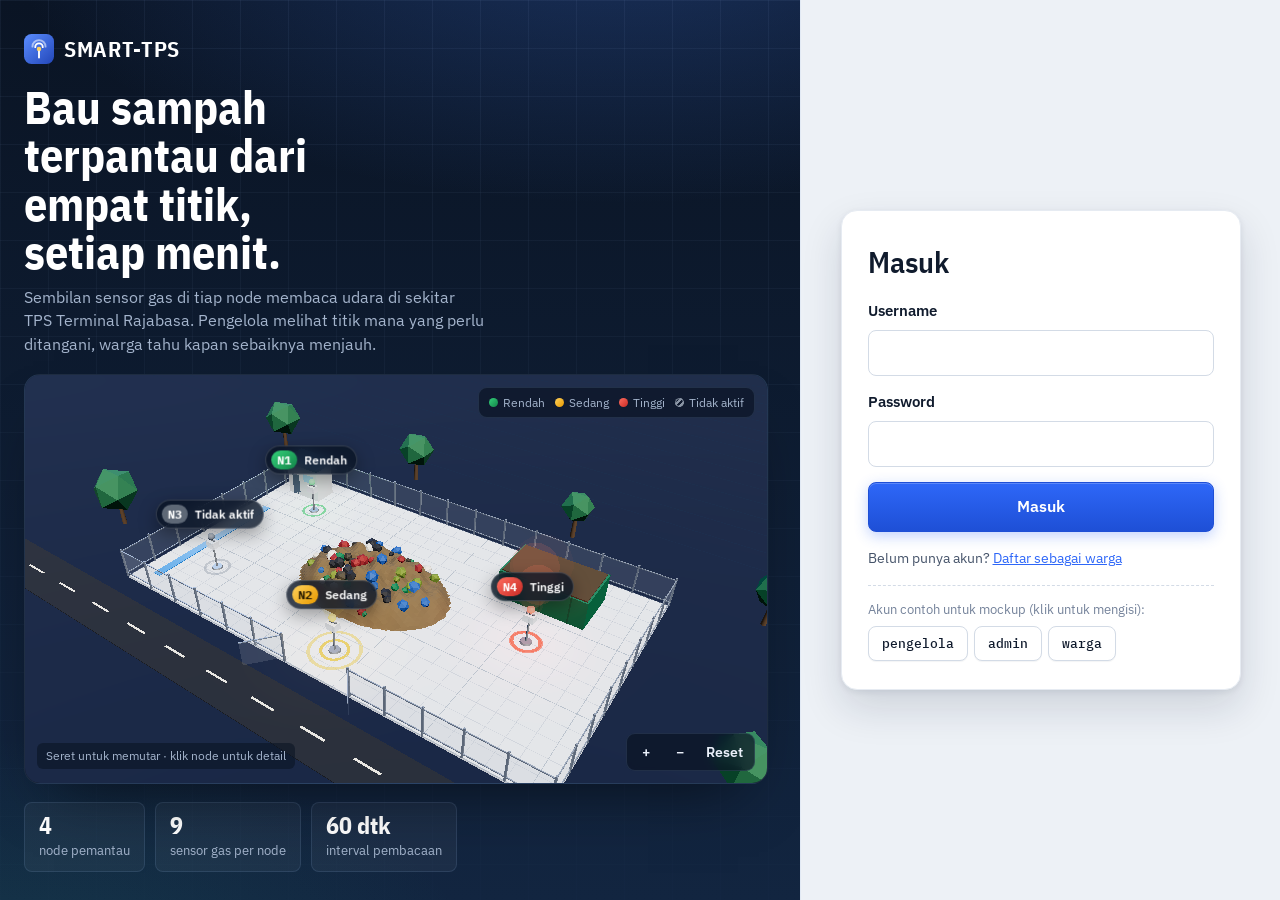
<file: web/frontend/index.html>
<!doctype html>
<html lang="id">
<head>
<meta charset="utf-8">
<meta name="viewport" content="width=device-width, initial-scale=1, viewport-fit=cover">
<title>Masuk · SMART-TPS</title>
<link rel="preconnect" href="https://fonts.googleapis.com">
<link rel="preconnect" href="https://fonts.gstatic.com" crossorigin>
<link rel="stylesheet" href="https://fonts.googleapis.com/css2?family=IBM+Plex+Mono:wght@400;500;600&family=IBM+Plex+Sans+Condensed:wght@500;600;700&family=IBM+Plex+Sans:wght@400;500;600&display=swap">
<link rel="stylesheet" href="css/style.css">
<script>try{var t=localStorage.getItem("smarttps_theme");if(t)document.documentElement.setAttribute("data-theme",t)}catch(e){}</script>
</head>
<body class="auth">
<div class="auth-split">
  <section class="deck auth-visual" aria-label="SMART-TPS">
    <a class="brand" href="index.html" id="brand"><b>SMART-TPS</b></a>
    <div class="auth-stage">
      <div class="auth-copy">
        <h2>Bau sampah terpantau dari empat titik, setiap menit.</h2>
        <p>Sembilan sensor gas di tiap node membaca udara di sekitar TPS Terminal Rajabasa. Pengelola melihat titik mana yang perlu ditangani, warga tahu kapan sebaiknya menjauh.</p>
      </div>
      <div id="map"></div>
    </div>
    <div class="auth-stats">
      <div><b>4</b><span>node pemantau</span></div>
      <div><b>9</b><span>sensor gas per node</span></div>
      <div><b>60 dtk</b><span>interval pembacaan</span></div>
    </div>
  </section>
  <main class="auth-panel">
    <section class="auth-card" aria-labelledby="ttl">
      <h1 id="ttl">Masuk</h1>
      <form id="loginForm" class="auth-form" novalidate>
        <div class="fld">
          <label for="username">Username</label>
          <input id="username" name="username" type="text" autocomplete="username" required>
        </div>
        <div class="fld">
          <label for="password">Password</label>
          <input id="password" name="password" type="password" autocomplete="current-password" required>
        </div>
        <p class="err" id="loginErr" role="alert" hidden></p>
        <button class="btn primary big" type="submit" id="btnLogin">Masuk</button>
      </form>
      <p class="auth-alt">Belum punya akun? <a href="register.html">Daftar sebagai warga</a></p>
      <div class="demo-acc">
        <p>Akun contoh untuk mockup (klik untuk mengisi):</p>
        <div class="demo-list">
          <button type="button" class="btn" data-u="pengelola" data-p="pengelola123">pengelola</button>
          <button type="button" class="btn" data-u="admin" data-p="admin123">admin</button>
          <button type="button" class="btn" data-u="warga" data-p="warga123">warga</button>
        </div>
      </div>
    </section>
  </main>
</div>
<script src="js/vendor/three.min.js"></script>
<script src="js/vendor/OrbitControls.js"></script>
<script src="js/scene3d.js"></script>
<script src="js/mock-api.js"></script>
<script src="js/ui.js"></script>
<script src="js/pages/auth-visual.js"></script>
<script src="js/pages/login.js"></script>
</body>
</html>
</file>
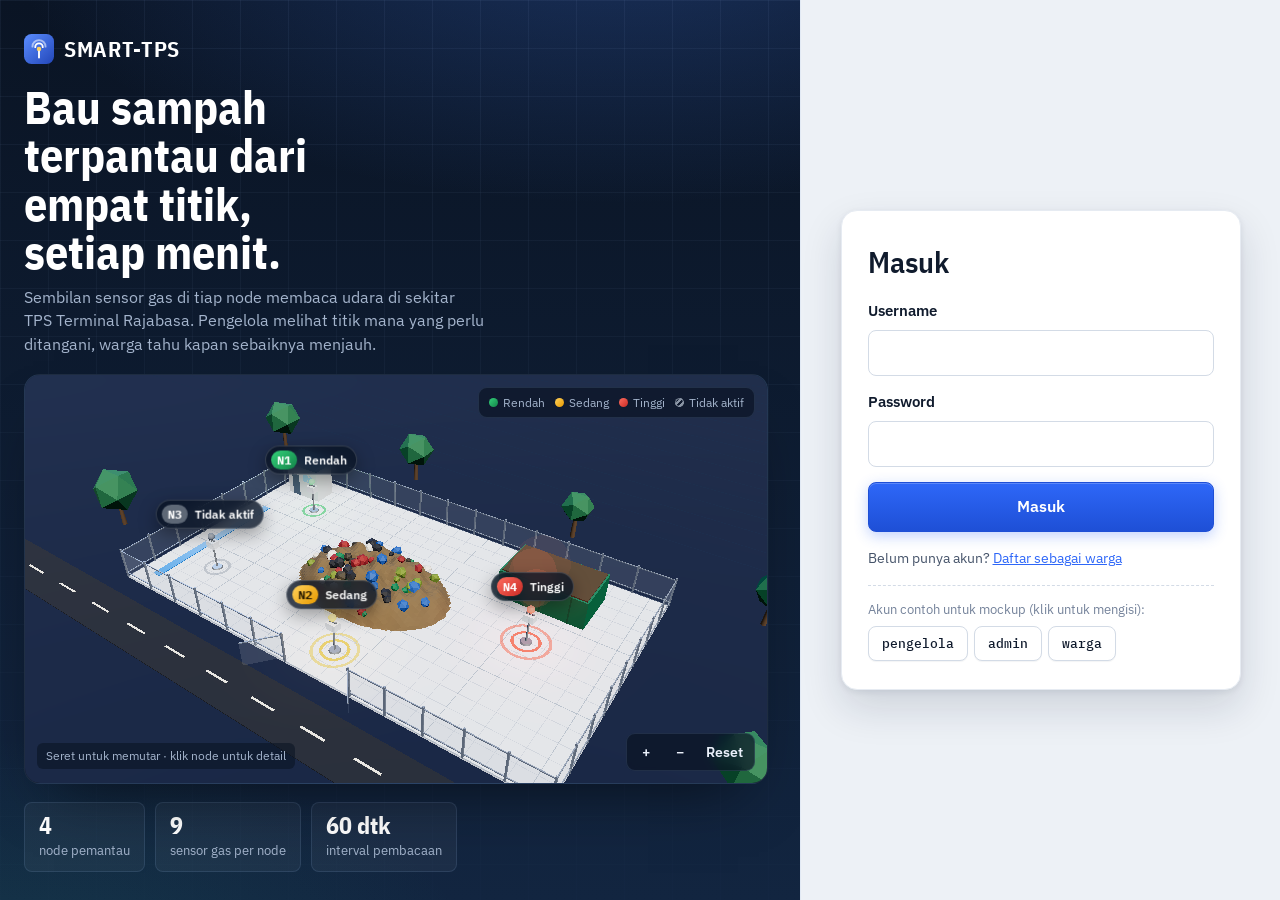
<file: web/frontend/admin.html>
<!doctype html>
<html lang="id">
<head>
<meta charset="utf-8">
<meta name="viewport" content="width=device-width, initial-scale=1, viewport-fit=cover">
<title>Kelola node · SMART-TPS</title>
<link rel="preconnect" href="https://fonts.googleapis.com">
<link rel="preconnect" href="https://fonts.gstatic.com" crossorigin>
<link rel="stylesheet" href="https://fonts.googleapis.com/css2?family=IBM+Plex+Mono:wght@400;500;600&family=IBM+Plex+Sans+Condensed:wght@500;600;700&family=IBM+Plex+Sans:wght@400;500;600&display=swap">
<link rel="stylesheet" href="css/style.css">
<script>try{var t=localStorage.getItem("smarttps_theme");if(t)document.documentElement.setAttribute("data-theme",t)}catch(e){}</script>
</head>
<body>
<header id="topbar"></header>
<section class="deck slim"><div class="wrap deck-inner"><div class="page-head"><p class="eyebrow">TPS Terminal Rajabasa</p><h1>Kelola node</h1><p class="muted">Daftarkan node, atur posisinya di denah, ukur nilai udara bersih (R0), dan kelola akun.</p></div></div></section>
<main class="wrap page">
  <div class="grid2">
    <section class="panel">
      <div class="ph"><h2>Posisi node pada denah</h2><div class="end" id="posBtns"></div></div>
      <div id="denahAdmin"></div>
      <p class="note pb" id="posHint"></p>
    </section>
    <div class="stack">
      <section class="panel">
        <div class="ph"><h2>Daftarkan node baru</h2></div>
        <form class="form" id="nodeForm" novalidate>
          <div class="form-grid">
            <div class="fld"><label for="nId">ID node</label><input type="text" id="nId" autocomplete="off" required><p class="err" id="err-nId" hidden></p></div>
            <div class="fld span2"><label for="nNama">Lokasi</label><input type="text" id="nNama" placeholder="Contoh: Sisi utara, dekat pintu samping" required><p class="err" id="err-nNama" hidden></p></div>
            <div class="fld"><label for="nX">Posisi x (m)</label><input type="text" inputmode="decimal" id="nX" value="13"><p class="err" id="err-nX" hidden></p></div>
            <div class="fld"><label for="nY">Posisi y (m)</label><input type="text" inputmode="decimal" id="nY" value="7,5"><p class="err" id="err-nY" hidden></p></div>
          </div>
          <p class="hint">x dari 0 sampai 26 m (barat ke timur), y dari 0 sampai 15 m (utara ke selatan). Posisi bisa digeser lagi di denah. Node baru tampil sebagai "Belum ada data" sampai perangkatnya mengirim data.</p>
          <button class="btn primary" type="submit" id="btnAddNode">Daftarkan node</button>
        </form>
      </section>
      <section class="panel">
        <div class="ph"><h2>Data contoh</h2><span class="sub">khusus mockup</span></div>
        <div class="pb stack-sm">
          <div class="fld"><label for="scenSel">Skenario data sensor</label><select id="scenSel"></select></div>
          <p class="hint">Mengganti skenario membuat ulang data sensor dan laporan contoh. Akun tetap disimpan.</p>
          <div class="row-btns"><button class="btn" type="button" id="btnScen">Terapkan skenario</button><button class="btn danger" type="button" id="btnReset">Reset semua data contoh</button></div>
          <div id="resetConfirm"></div>
          <label class="check"><input type="checkbox" id="simErr"> <span><b>Simulasikan server tidak merespons</b><small>Untuk menguji tampilan error dan tombol "Coba lagi". Berlaku sampai tab ditutup atau dimatikan dari pita merah di atas.</small></span></label>
        </div>
      </section>
    </div>
  </div>
  <section class="panel">
    <div class="ph"><h2>Node dan nilai udara bersih (R0)</h2><span class="sub">kΩ · diukur setelah pemanasan 24–48 jam</span></div>
    <div class="pb"><div class="tbl-wrap" id="r0Table"></div></div>
  </section>
  <section class="panel">
    <div class="ph"><h2>Akun</h2><div class="end"><button class="btn" type="button" id="btnShowAcc">Tambah akun</button></div></div>
    <form class="form bordered" id="accForm" novalidate hidden>
      <div class="form-grid">
        <div class="fld"><label for="aUser">Username</label><input type="text" id="aUser" autocomplete="off" required><p class="err" id="err-aUser" hidden></p></div>
        <div class="fld"><label for="aEmail">Email</label><input type="email" id="aEmail" autocomplete="off" required><p class="err" id="err-aEmail" hidden></p></div>
        <div class="fld"><label for="aPass">Password awal</label><input type="password" id="aPass" autocomplete="new-password" required><p class="err" id="err-aPass" hidden></p></div>
        <div class="fld"><label for="aRole">Peran</label><select id="aRole"><option value="Pengelola">Pengelola TPS</option><option value="Admin">Administrator</option></select></div>
      </div>
      <div class="row-btns"><button class="btn primary" type="submit">Simpan akun</button><button class="btn" type="button" id="btnHideAcc">Batal</button></div>
    </form>
    <div class="tbl-wrap flush" id="accTable"></div>
  </section>
</main>
<script src="js/mock-api.js"></script>
<script src="js/ui.js"></script>
<script src="js/pages/admin.js"></script>
</body>
</html>
</file>
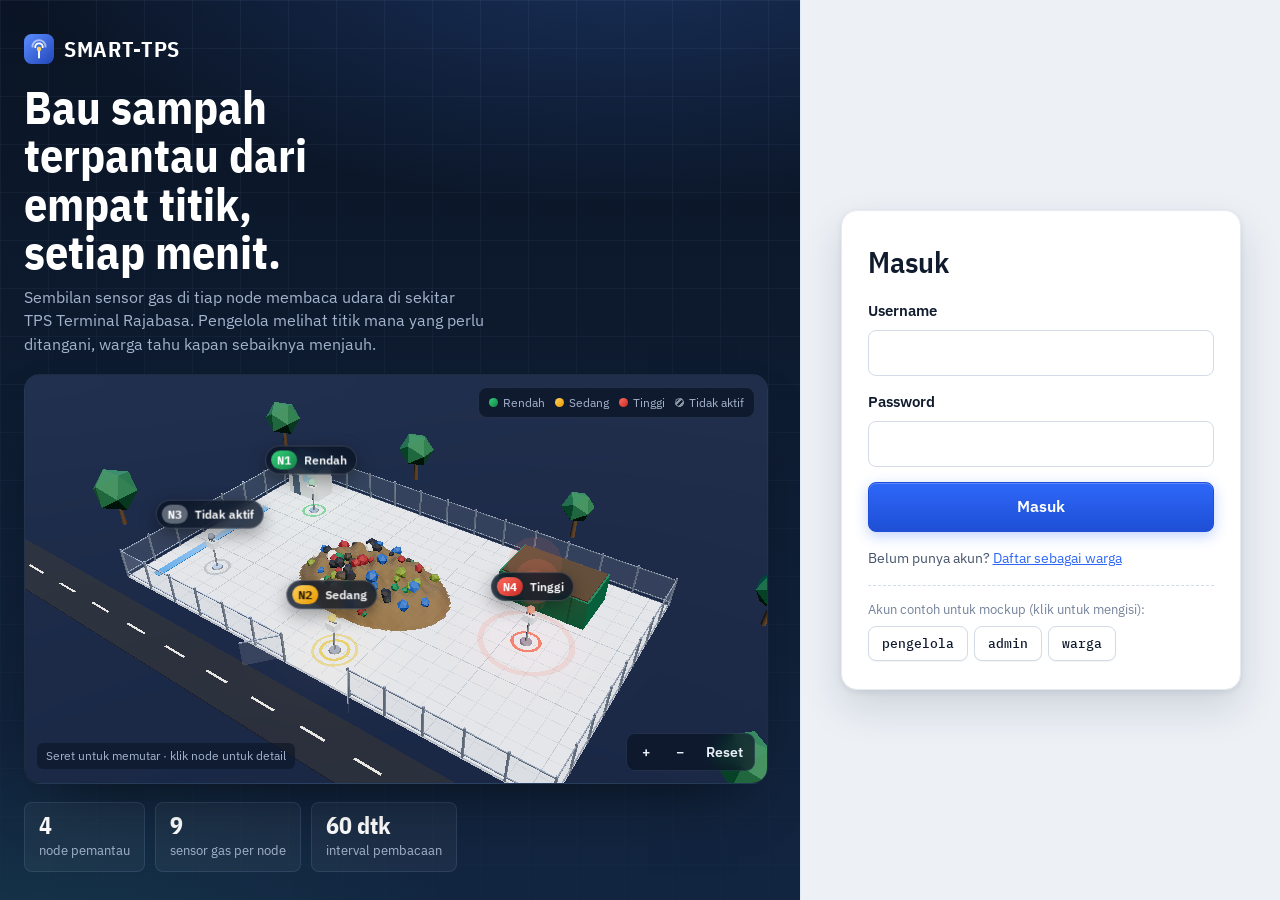
<file: web/frontend/dashboard.html>
<!doctype html>
<html lang="id">
<head>
<meta charset="utf-8">
<meta name="viewport" content="width=device-width, initial-scale=1, viewport-fit=cover">
<title>Dashboard · SMART-TPS</title>
<link rel="preconnect" href="https://fonts.googleapis.com">
<link rel="preconnect" href="https://fonts.gstatic.com" crossorigin>
<link rel="stylesheet" href="https://fonts.googleapis.com/css2?family=IBM+Plex+Mono:wght@400;500;600&family=IBM+Plex+Sans+Condensed:wght@500;600;700&family=IBM+Plex+Sans:wght@400;500;600&display=swap">
<link rel="stylesheet" href="css/style.css">
<script>try{var t=localStorage.getItem("smarttps_theme");if(t)document.documentElement.setAttribute("data-theme",t)}catch(e){}</script>
</head>
<body>
<header id="topbar"></header>
<main id="page">
  <p class="loading">Memuat data…</p>
</main>
<script src="js/vendor/three.min.js"></script>
<script src="js/vendor/OrbitControls.js"></script>
<script src="js/scene3d.js"></script>
<script src="js/mock-api.js"></script>
<script src="js/ui.js"></script>
<script src="js/pages/dashboard.js"></script>
</body>
</html>
</file>
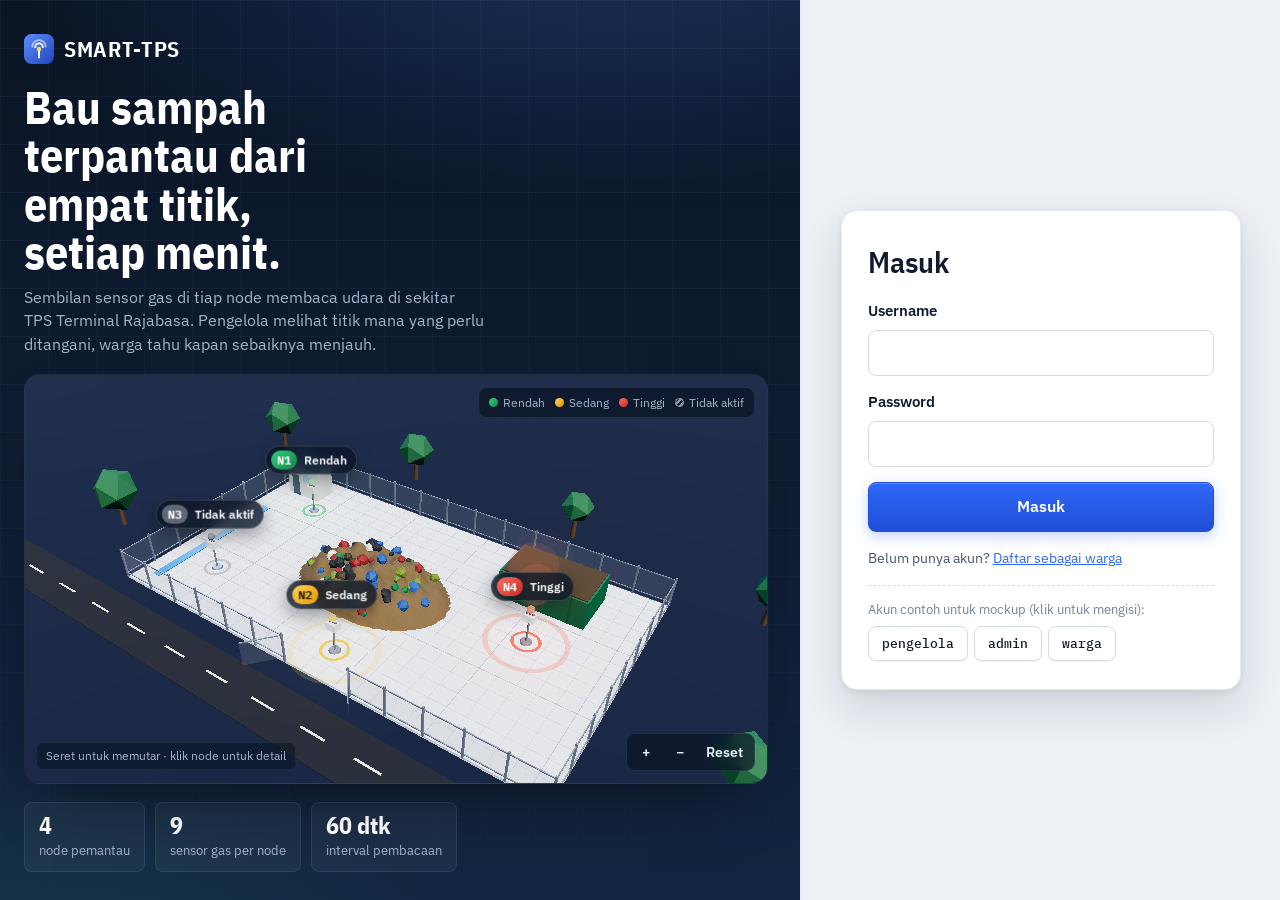
<file: web/frontend/lapor.html>
<!doctype html>
<html lang="id">
<head>
<meta charset="utf-8">
<meta name="viewport" content="width=device-width, initial-scale=1, viewport-fit=cover">
<title>Laporkan bau · SMART-TPS</title>
<link rel="preconnect" href="https://fonts.googleapis.com">
<link rel="preconnect" href="https://fonts.gstatic.com" crossorigin>
<link rel="stylesheet" href="https://fonts.googleapis.com/css2?family=IBM+Plex+Mono:wght@400;500;600&family=IBM+Plex+Sans+Condensed:wght@500;600;700&family=IBM+Plex+Sans:wght@400;500;600&display=swap">
<link rel="stylesheet" href="css/style.css">
<script>try{var t=localStorage.getItem("smarttps_theme");if(t)document.documentElement.setAttribute("data-theme",t)}catch(e){}</script>
</head>
<body>
<header id="topbar"></header>
<section class="deck slim"><div class="wrap deck-inner"><div class="page-head"><p class="eyebrow">TPS Terminal Rajabasa</p><h1>Laporkan bau</h1><p class="muted">Laporan Anda dikirim ke pengelola TPS Terminal Rajabasa.</p></div></div></section>
<main class="wrap page">
  <div class="grid2">
    <section class="panel">
      <form class="form" id="repForm" novalidate>
        <fieldset class="fld">
          <legend>Seberapa bau yang Anda rasakan?</legend>
          <div class="choices" id="choices"></div>
          <p class="err" id="errFelt" hidden>Pilih salah satu tingkat bau.</p>
        </fieldset>
        <div class="fld">
          <label for="repNode">Di dekat titik mana?</label>
          <select id="repNode"><option value="">Tidak tahu</option></select>
        </div>
        <div class="fld">
          <label for="repText">Ceritakan singkat</label>
          <p class="hint">Contoh: dari mana bau tercium, sejak kapan, dan apa yang terlihat.</p>
          <textarea id="repText" maxlength="500"></textarea>
          <p class="err" id="errText" hidden>Tulis minimal 10 karakter.</p>
        </div>
        <div class="fld">
          <label for="repFoto">Foto (opsional)</label>
          <input type="file" id="repFoto" accept="image/*">
          <img id="fotoPrev" class="foto-prev" alt="Pratinjau foto" hidden>
        </div>
        <button type="submit" class="btn primary big" id="btnSend">Kirim laporan</button>
      </form>
      <div class="done" id="done" hidden></div>
    </section>
    <section class="panel">
      <div class="ph"><h2>Laporan saya</h2></div>
      <ul class="rlist" id="myReports"><li class="empty">Memuat…</li></ul>
    </section>
  </div>
</main>
<script src="js/mock-api.js"></script>
<script src="js/ui.js"></script>
<script src="js/pages/lapor.js"></script>
</body>
</html>
</file>
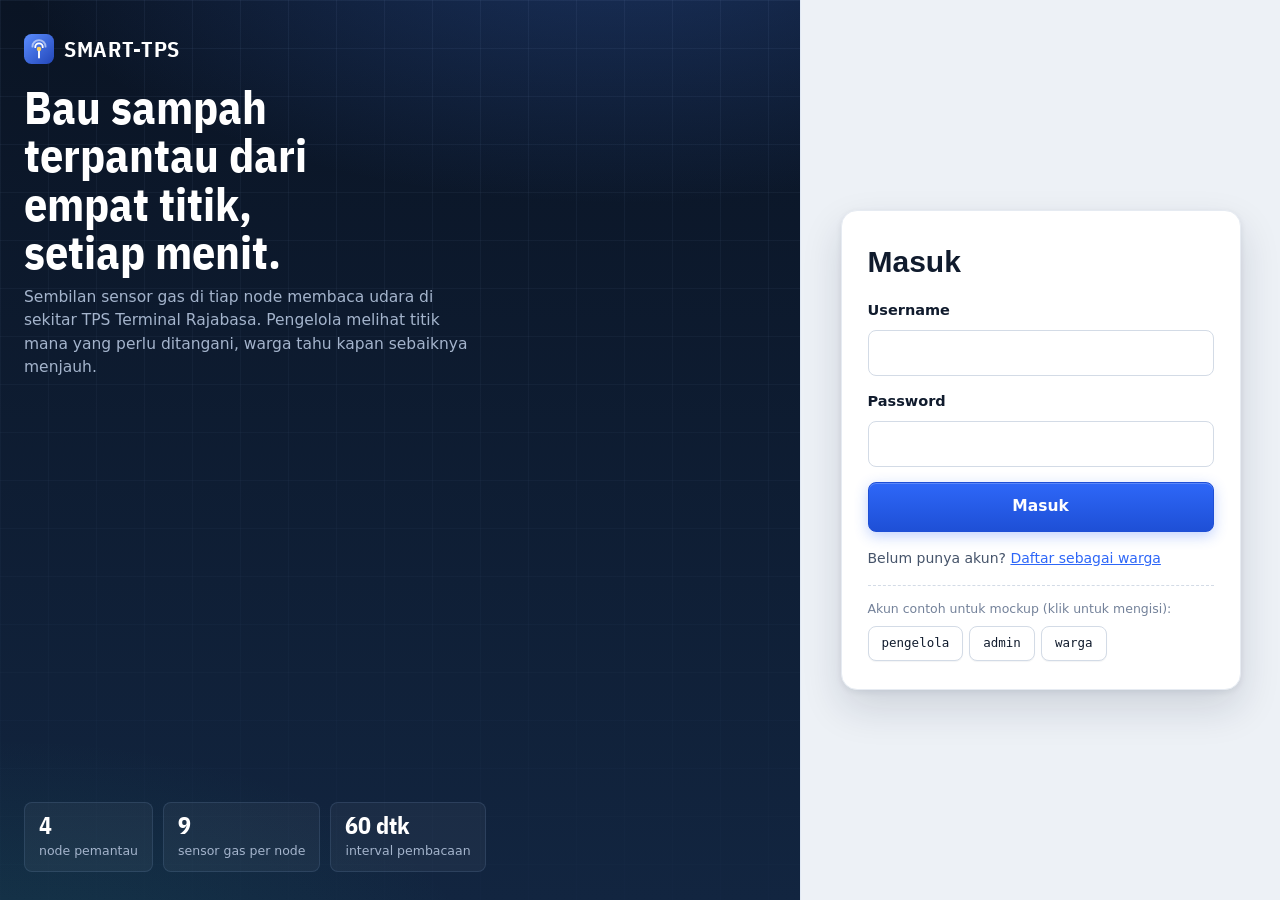
<file: web/frontend/laporan.html>
<!doctype html>
<html lang="id">
<head>
<meta charset="utf-8">
<meta name="viewport" content="width=device-width, initial-scale=1, viewport-fit=cover">
<title>Laporan warga · SMART-TPS</title>
<link rel="preconnect" href="https://fonts.googleapis.com">
<link rel="preconnect" href="https://fonts.gstatic.com" crossorigin>
<link rel="stylesheet" href="https://fonts.googleapis.com/css2?family=IBM+Plex+Mono:wght@400;500;600&family=IBM+Plex+Sans+Condensed:wght@500;600;700&family=IBM+Plex+Sans:wght@400;500;600&display=swap">
<link rel="stylesheet" href="css/style.css">
<script>try{var t=localStorage.getItem("smarttps_theme");if(t)document.documentElement.setAttribute("data-theme",t)}catch(e){}</script>
</head>
<body>
<header id="topbar"></header>
<section class="deck slim"><div class="wrap deck-inner"><div class="page-head"><p class="eyebrow">TPS Terminal Rajabasa</p><h1>Laporan warga</h1><p class="muted">Tinjau keluhan bau dari warga, lalu ubah statusnya.</p></div></div></section>
<main class="wrap page">
  <section class="panel">
    <div class="toolbar">
      <div class="seg" role="group" aria-label="Saring status" id="filterSeg"></div>
      <div class="end"><button class="btn" type="button" id="btnReload">Muat ulang</button></div>
    </div>
    <div id="reportTable"></div>
    <div class="pb pager" id="pager"></div>
  </section>
</main>
<dialog id="photoDlg" class="photo-dlg">
  <form method="dialog"><button class="btn" type="submit">Tutup</button></form>
  <img id="photoImg" alt="Foto laporan warga">
</dialog>
<script src="js/mock-api.js"></script>
<script src="js/ui.js"></script>
<script src="js/pages/laporan.js"></script>
</body>
</html>
</file>
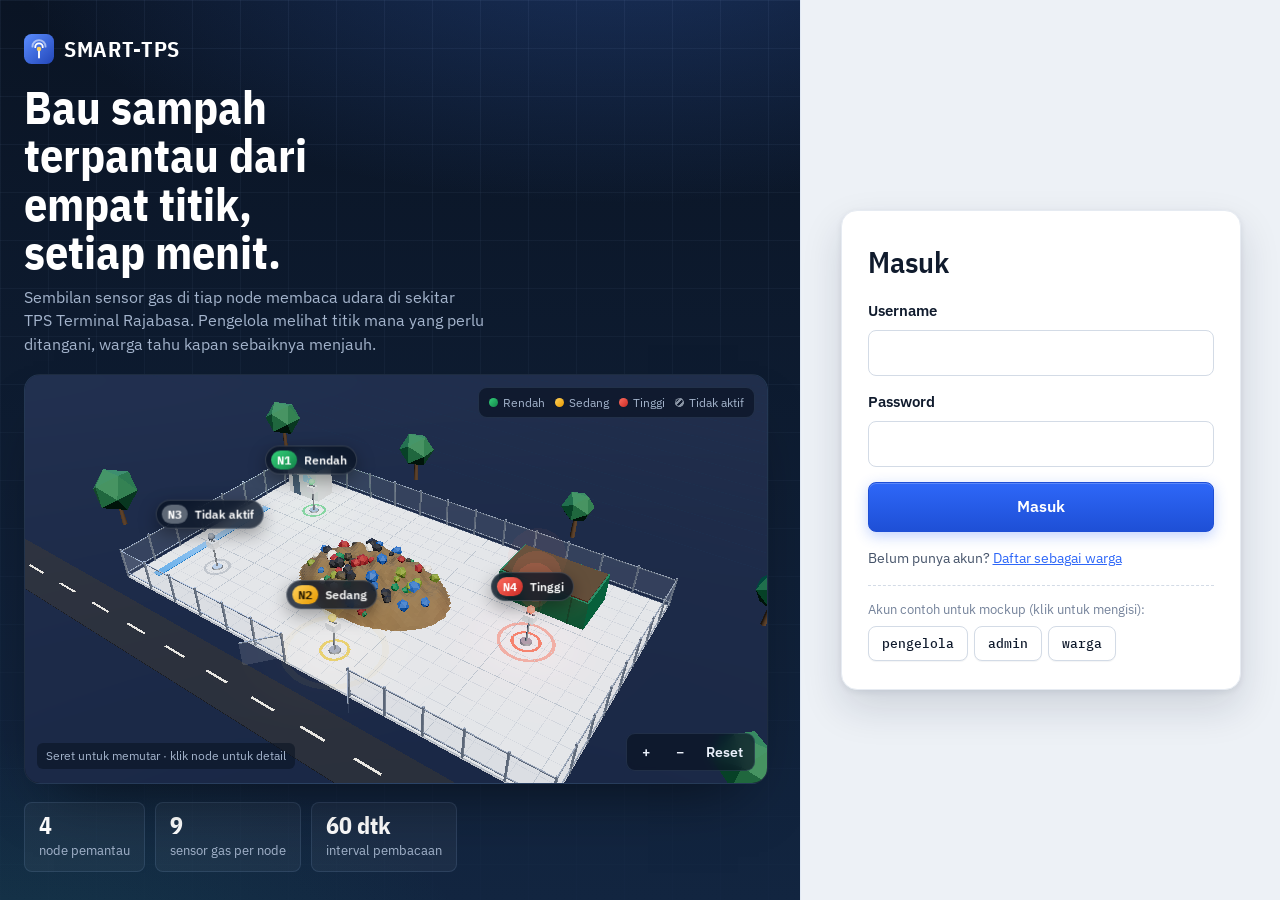
<file: web/frontend/node.html>
<!doctype html>
<html lang="id">
<head>
<meta charset="utf-8">
<meta name="viewport" content="width=device-width, initial-scale=1, viewport-fit=cover">
<title>Detail node · SMART-TPS</title>
<link rel="preconnect" href="https://fonts.googleapis.com">
<link rel="preconnect" href="https://fonts.gstatic.com" crossorigin>
<link rel="stylesheet" href="https://fonts.googleapis.com/css2?family=IBM+Plex+Mono:wght@400;500;600&family=IBM+Plex+Sans+Condensed:wght@500;600;700&family=IBM+Plex+Sans:wght@400;500;600&display=swap">
<link rel="stylesheet" href="css/style.css">
<script>try{var t=localStorage.getItem("smarttps_theme");if(t)document.documentElement.setAttribute("data-theme",t)}catch(e){}</script>
</head>
<body>
<header id="topbar"></header>
<section class="deck">
  <div class="wrap deck-inner">
    <nav class="crumbs" aria-label="Navigasi"><a href="dashboard.html">← Dashboard</a><div class="node-tabs" id="nodeTabs"></div></nav>
    <div class="node-hero">
      <aside class="glass node-info" id="nodeInfo"><p class="loading">Memuat data node…</p></aside>
      <div id="map"></div>
    </div>
  </div>
</section>
<main class="wrap page">
  <section class="panel">
    <div class="toolbar">
      <div class="seg" role="group" aria-label="Jenis grafik" id="tabSeg">
        <button type="button" data-tab="level" aria-pressed="true">Tingkat bau</button>
        <button type="button" data-tab="mq" aria-pressed="false">Sensor MQ</button>
        <button type="button" data-tab="env" aria-pressed="false">Suhu &amp; kelembapan</button>
      </div>
      <div class="seg" role="group" aria-label="Rentang waktu" id="rangeSeg">
        <button type="button" data-range="60" aria-pressed="false">1 jam</button>
        <button type="button" data-range="360" aria-pressed="true">6 jam</button>
        <button type="button" data-range="1440" aria-pressed="false">24 jam</button>
        <button type="button" data-range="custom" aria-pressed="false">Pilih tanggal</button>
      </div>
      <span class="range-label mono" id="rangeLabel"></span>
    </div>
    <form class="range-form" id="rangeForm" novalidate hidden>
      <div class="fld"><label for="rFrom">Dari</label><input type="datetime-local" id="rFrom" required></div>
      <div class="fld"><label for="rTo">Sampai</label><input type="datetime-local" id="rTo" required></div>
      <div class="range-act"><button class="btn primary" type="submit">Terapkan</button><button class="btn" type="button" id="rCancel">Batal</button></div>
      <p class="hint">Rentang maksimal 7 hari. Ekspor CSV mengikuti rentang ini.</p>
      <p class="err" id="rErr" role="alert" hidden></p>
    </form>
    <div class="pb" id="chartArea"></div>
  </section>
  <section class="panel">
    <div class="ph"><h2>Histori pembacaan</h2><span class="sub" id="histSub"></span><div class="end" id="histActions"></div></div>
    <div id="histConfirm"></div>
    <div class="pb"><div class="tbl-wrap" id="histTable"></div>
      <div class="pager" id="pager"></div>
    </div>
  </section>
</main>
<script src="js/vendor/three.min.js"></script>
<script src="js/vendor/OrbitControls.js"></script>
<script src="js/scene3d.js"></script>
<script src="js/mock-api.js"></script>
<script src="js/ui.js"></script>
<script src="js/pages/node.js"></script>
</body>
</html>
</file>
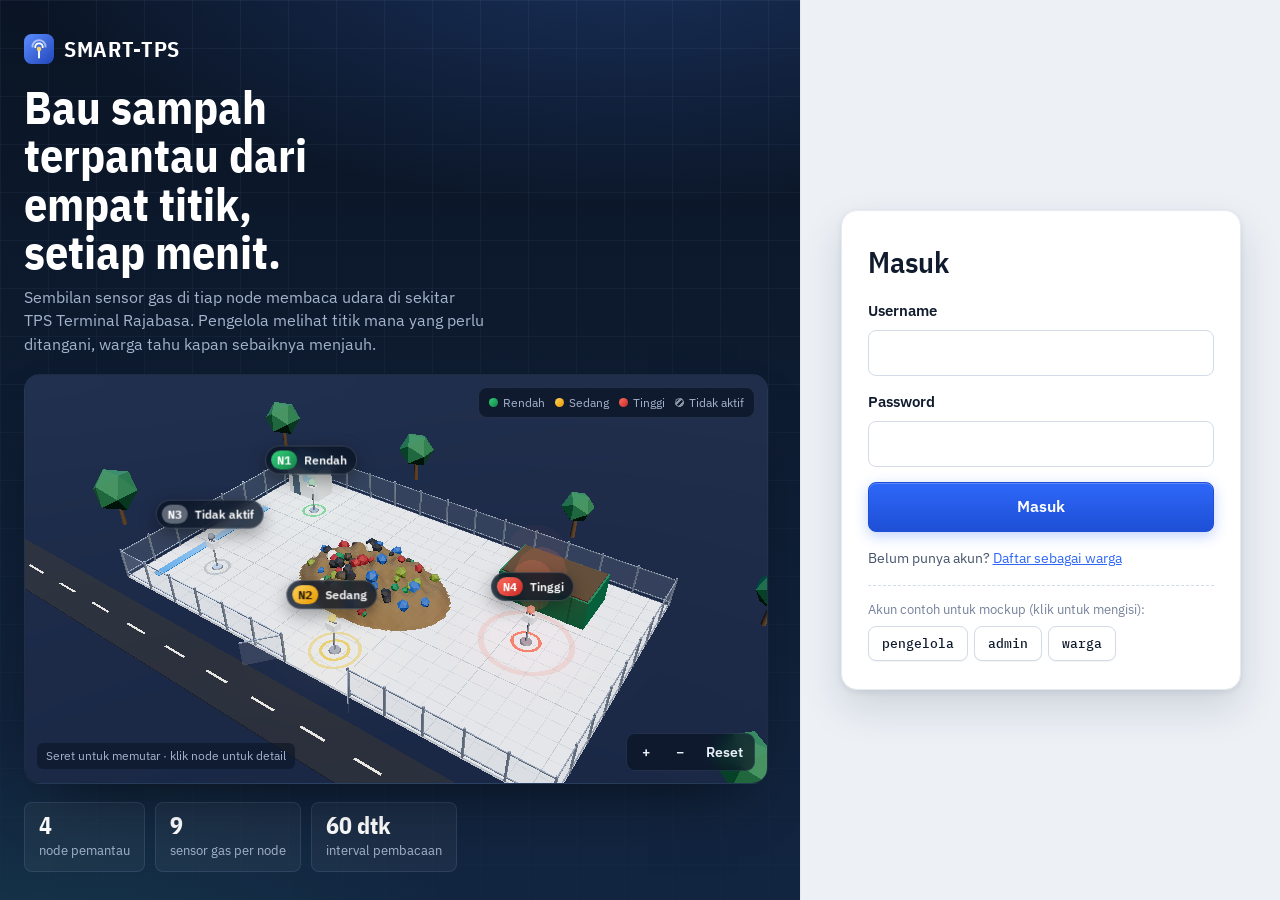
<file: web/frontend/notifikasi.html>
<!doctype html>
<html lang="id">
<head>
<meta charset="utf-8">
<meta name="viewport" content="width=device-width, initial-scale=1, viewport-fit=cover">
<title>Notifikasi · SMART-TPS</title>
<link rel="preconnect" href="https://fonts.googleapis.com">
<link rel="preconnect" href="https://fonts.gstatic.com" crossorigin>
<link rel="stylesheet" href="https://fonts.googleapis.com/css2?family=IBM+Plex+Mono:wght@400;500;600&family=IBM+Plex+Sans+Condensed:wght@500;600;700&family=IBM+Plex+Sans:wght@400;500;600&display=swap">
<link rel="stylesheet" href="css/style.css">
<script>try{var t=localStorage.getItem("smarttps_theme");if(t)document.documentElement.setAttribute("data-theme",t)}catch(e){}</script>
</head>
<body>
<header id="topbar"></header>
<section class="deck slim"><div class="wrap deck-inner">
  <div class="page-head"><p class="eyebrow">TPS Terminal Rajabasa</p><h1>Riwayat notifikasi</h1><p class="muted">Peringatan yang dikirim otomatis lewat n8n saat node berstatus Tinggi 3 kali berturut-turut atau berhenti mengirim data.</p></div>
  <div class="stat-row" id="stats"></div>
</div></section>
<main class="wrap page">
  <section class="panel">
    <div class="toolbar">
      <div class="seg" role="group" aria-label="Jenis notifikasi" id="typeSeg">
        <button type="button" data-type="semua" aria-pressed="true">Semua</button>
        <button type="button" data-type="tinggi" aria-pressed="false">Tingkat tinggi</button>
        <button type="button" data-type="offline" aria-pressed="false">Node tidak aktif</button>
      </div>
      <div class="seg" role="group" aria-label="Rentang waktu" id="hourSeg">
        <button type="button" data-h="24" aria-pressed="true">24 jam</button>
        <button type="button" data-h="72" aria-pressed="false">3 hari</button>
        <button type="button" data-h="168" aria-pressed="false">7 hari</button>
      </div>
      <label class="sr" for="nodeSel">Saring node</label>
      <select id="nodeSel" class="select-sm"><option value="">Semua node</option></select>
      <div class="end"><button class="btn" type="button" id="btnReload">Muat ulang</button></div>
    </div>
    <div id="notifTable"></div>
    <div class="pb pager" id="pager"></div>
  </section>
</main>
<script src="js/mock-api.js"></script>
<script src="js/ui.js"></script>
<script src="js/pages/notifikasi.js"></script>
</body>
</html>
</file>
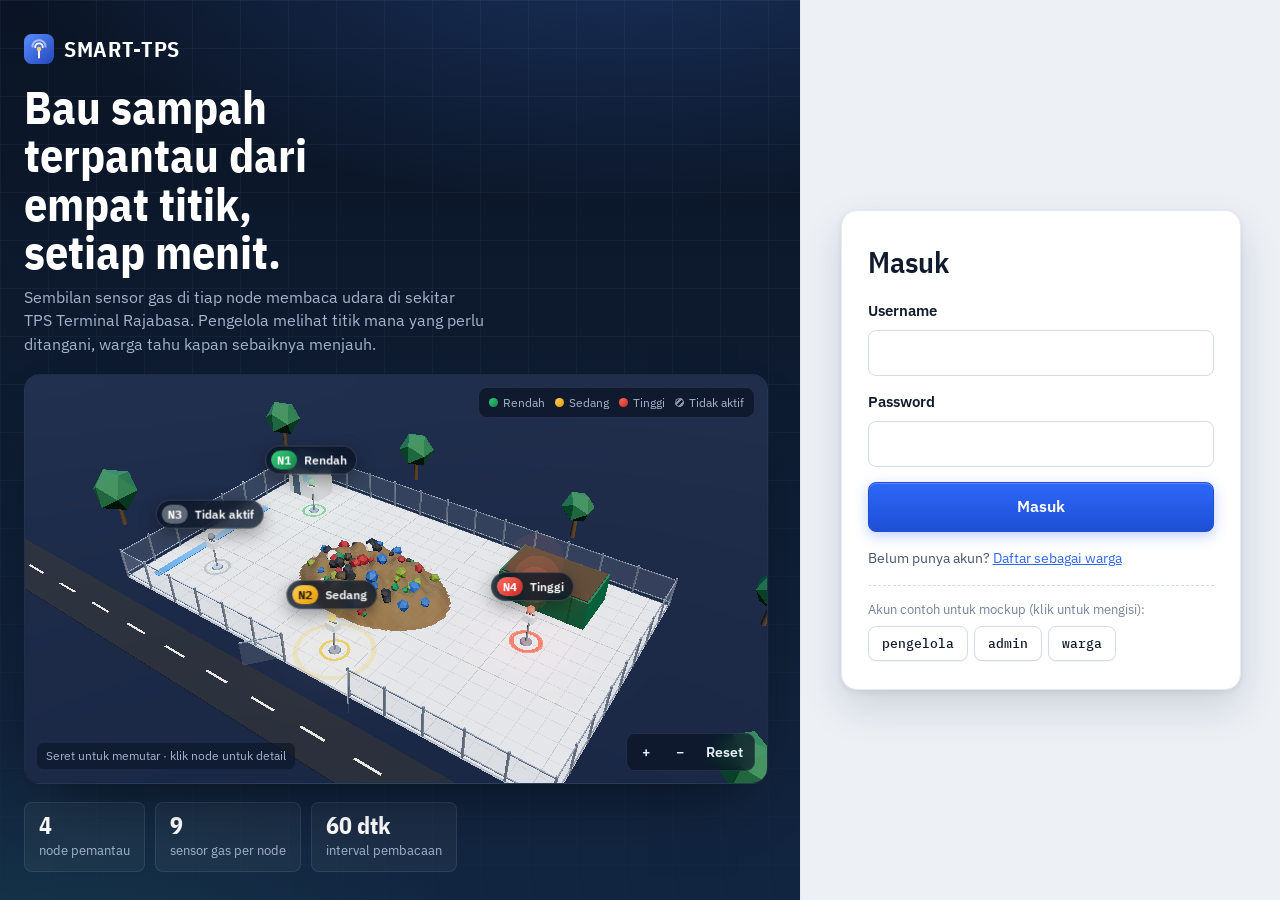
<file: web/frontend/profil.html>
<!doctype html>
<html lang="id">
<head>
<meta charset="utf-8">
<meta name="viewport" content="width=device-width, initial-scale=1, viewport-fit=cover">
<title>Profil · SMART-TPS</title>
<link rel="preconnect" href="https://fonts.googleapis.com">
<link rel="preconnect" href="https://fonts.gstatic.com" crossorigin>
<link rel="stylesheet" href="https://fonts.googleapis.com/css2?family=IBM+Plex+Mono:wght@400;500;600&family=IBM+Plex+Sans+Condensed:wght@500;600;700&family=IBM+Plex+Sans:wght@400;500;600&display=swap">
<link rel="stylesheet" href="css/style.css">
<script>try{var t=localStorage.getItem("smarttps_theme");if(t)document.documentElement.setAttribute("data-theme",t)}catch(e){}</script>
</head>
<body>
<header id="topbar"></header>
<section class="deck slim"><div class="wrap deck-inner">
  <div class="profile-head" id="profHead"></div>
</div></section>
<main class="wrap page">
  <div class="grid2">
    <div class="stack">
      <section class="panel">
        <div class="ph"><h2>Ganti password</h2></div>
        <form class="form" id="pwForm" novalidate>
          <div class="fld"><label for="pOld">Password lama</label><input type="password" id="pOld" autocomplete="current-password"><p class="err" id="err-pOld" hidden></p></div>
          <div class="fld"><label for="pNew">Password baru</label><input type="password" id="pNew" autocomplete="new-password"><p class="hint">Minimal 8 karakter dan berbeda dari password lama.</p><p class="err" id="err-pNew" hidden></p></div>
          <div class="fld"><label for="pNew2">Ulangi password baru</label><input type="password" id="pNew2" autocomplete="new-password"><p class="err" id="err-pNew2" hidden></p></div>
          <label class="check-inline"><input type="checkbox" id="pShow"> Tampilkan password</label>
          <button class="btn primary" type="submit" id="btnPw">Simpan password baru</button>
        </form>
      </section>
      <section class="panel">
        <div class="ph"><h2>Email</h2></div>
        <form class="form" id="mailForm" novalidate>
          <div class="fld"><label for="pMail">Alamat email</label><input type="email" id="pMail" autocomplete="email"><p class="err" id="err-pMail" hidden></p></div>
          <button class="btn primary" type="submit" id="btnMail">Simpan email</button>
        </form>
      </section>
    </div>
    <div class="stack">
      <section class="panel">
        <div class="ph"><h2>Tampilan</h2></div>
        <div class="pb stack-sm">
          <div class="fld"><span class="lbl-strong">Tema</span>
            <div class="seg" role="group" aria-label="Tema" id="themeSeg">
              <button type="button" data-th="system">Ikuti perangkat</button>
              <button type="button" data-th="light">Terang</button>
              <button type="button" data-th="dark">Gelap</button>
            </div>
          </div>
          <p class="hint">Pilihan tema tersimpan di browser ini. Denah 3D tetap memakai latar gelap supaya warna tingkat bau mudah dibedakan.</p>
        </div>
      </section>
      <section class="panel">
        <div class="ph"><h2>Panduan</h2></div>
        <div class="pb stack-sm">
          <p style="margin:0">Panduan singkat muncul sekali saat pertama kali masuk. Putar ulang jika ingin melihat penjelasan bagian-bagian dashboard lagi.</p>
          <div class="row-btns"><button class="btn" type="button" id="btnTour">Tampilkan panduan lagi</button></div>
        </div>
      </section>
    </div>
  </div>
</main>
<script src="js/mock-api.js"></script>
<script src="js/ui.js"></script>
<script src="js/pages/profil.js"></script>
</body>
</html>
</file>
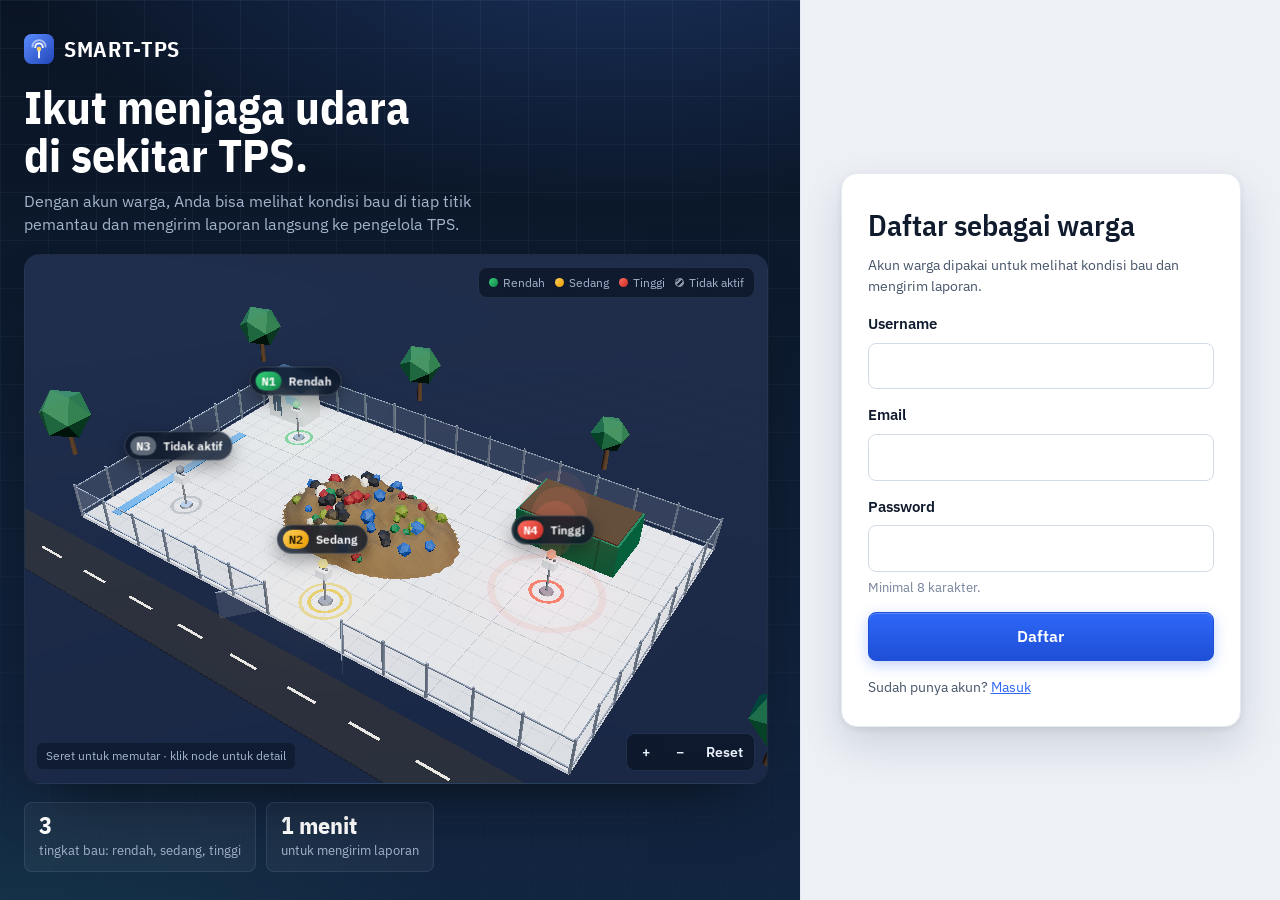
<file: web/frontend/register.html>
<!doctype html>
<html lang="id">
<head>
<meta charset="utf-8">
<meta name="viewport" content="width=device-width, initial-scale=1, viewport-fit=cover">
<title>Daftar · SMART-TPS</title>
<link rel="preconnect" href="https://fonts.googleapis.com">
<link rel="preconnect" href="https://fonts.gstatic.com" crossorigin>
<link rel="stylesheet" href="https://fonts.googleapis.com/css2?family=IBM+Plex+Mono:wght@400;500;600&family=IBM+Plex+Sans+Condensed:wght@500;600;700&family=IBM+Plex+Sans:wght@400;500;600&display=swap">
<link rel="stylesheet" href="css/style.css">
<script>try{var t=localStorage.getItem("smarttps_theme");if(t)document.documentElement.setAttribute("data-theme",t)}catch(e){}</script>
</head>
<body class="auth">
<div class="auth-split">
  <section class="deck auth-visual" aria-label="SMART-TPS">
    <a class="brand" href="index.html" id="brand"><b>SMART-TPS</b></a>
    <div class="auth-stage">
      <div class="auth-copy">
        <h2>Ikut menjaga udara di sekitar TPS.</h2>
        <p>Dengan akun warga, Anda bisa melihat kondisi bau di tiap titik pemantau dan mengirim laporan langsung ke pengelola TPS.</p>
      </div>
      <div id="map"></div>
    </div>
    <div class="auth-stats">
      <div><b>3</b><span>tingkat bau: rendah, sedang, tinggi</span></div>
      <div><b>1 menit</b><span>untuk mengirim laporan</span></div>
    </div>
  </section>
  <main class="auth-panel">
    <section class="auth-card" aria-labelledby="ttl">
      <h1 id="ttl">Daftar sebagai warga</h1>
      <p class="auth-lead">Akun warga dipakai untuk melihat kondisi bau dan mengirim laporan.</p>
      <form id="regForm" class="auth-form" novalidate>
        <div class="fld">
          <label for="username">Username</label>
          <input id="username" type="text" autocomplete="username" required>
          <p class="err" id="err-username" hidden></p>
        </div>
        <div class="fld">
          <label for="email">Email</label>
          <input id="email" type="email" autocomplete="email" required>
          <p class="err" id="err-email" hidden></p>
        </div>
        <div class="fld">
          <label for="password">Password</label>
          <input id="password" type="password" autocomplete="new-password" required>
          <p class="hint">Minimal 8 karakter.</p>
          <p class="err" id="err-password" hidden></p>
        </div>
        <button class="btn primary big" type="submit" id="btnReg">Daftar</button>
      </form>
      <div class="auth-done" id="regDone" hidden>
        <p><b>Akun berhasil dibuat.</b> Silakan masuk dengan username dan password tadi.</p>
        <a class="btn primary big" href="index.html">Ke halaman masuk</a>
      </div>
      <p class="auth-alt">Sudah punya akun? <a href="index.html">Masuk</a></p>
    </section>
  </main>
</div>
<script src="js/vendor/three.min.js"></script>
<script src="js/vendor/OrbitControls.js"></script>
<script src="js/scene3d.js"></script>
<script src="js/mock-api.js"></script>
<script src="js/ui.js"></script>
<script src="js/pages/auth-visual.js"></script>
<script src="js/pages/register.js"></script>
</body>
</html>
</file>
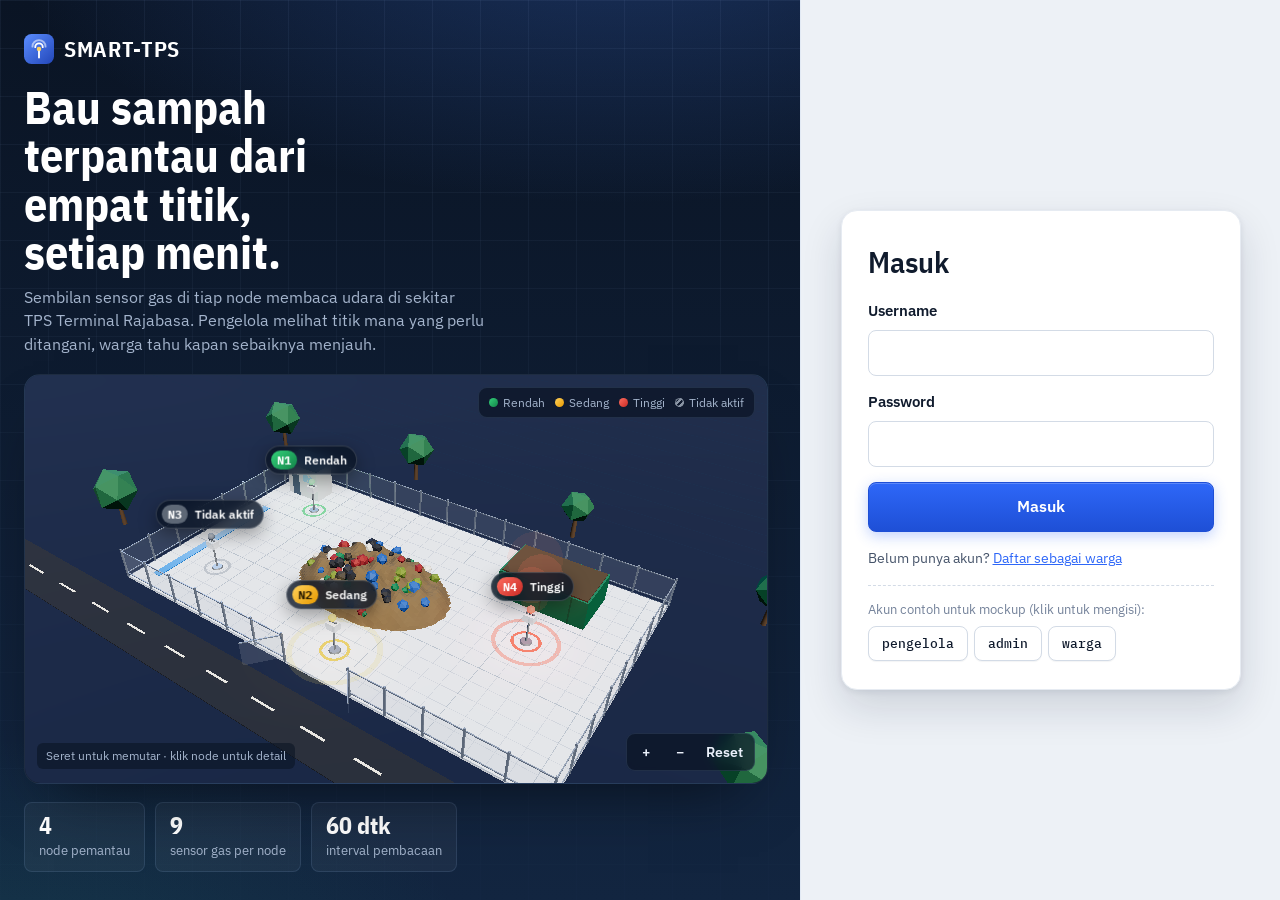
<file: web/frontend/sus.html>
<!doctype html>
<html lang="id">
<head>
<meta charset="utf-8">
<meta name="viewport" content="width=device-width, initial-scale=1, viewport-fit=cover">
<title>Kuesioner SUS · SMART-TPS</title>
<link rel="preconnect" href="https://fonts.googleapis.com">
<link rel="preconnect" href="https://fonts.gstatic.com" crossorigin>
<link rel="stylesheet" href="https://fonts.googleapis.com/css2?family=IBM+Plex+Mono:wght@400;500;600&family=IBM+Plex+Sans+Condensed:wght@500;600;700&family=IBM+Plex+Sans:wght@400;500;600&display=swap">
<link rel="stylesheet" href="css/style.css">
<script>try{var t=localStorage.getItem("smarttps_theme");if(t)document.documentElement.setAttribute("data-theme",t)}catch(e){}</script>
</head>
<body>
<header id="topbar"></header>
<section class="deck slim"><div class="wrap deck-inner">
  <div class="page-head"><p class="eyebrow">Uji penerimaan pengguna (UAT)</p><h1>Kuesioner kegunaan sistem</h1><p class="muted">System Usability Scale, 10 pernyataan. Isi setelah Anda selesai mencoba dashboard web atau aplikasi mobile SMART-TPS.</p></div>
  <div class="seg dark-seg" role="tablist" aria-label="Bagian" id="susTabs" hidden>
    <button type="button" role="tab" data-tab="rekap" aria-selected="true" aria-pressed="true">Rekap hasil</button>
    <button type="button" role="tab" data-tab="isi" aria-selected="false" aria-pressed="false">Isi kuesioner</button>
  </div>
</div></section>
<main class="wrap page">
  <section id="paneIsi">
    <form class="panel sus-form" id="susForm" novalidate>
      <div class="pb form-grid sus-meta">
        <div class="fld"><label for="sKode">Nama / kode partisipan</label><input type="text" id="sKode" placeholder="Contoh: P01" autocomplete="off"><p class="err" id="err-kode" hidden></p></div>
        <div class="fld"><label for="sPeran">Peran saat pengujian</label>
          <select id="sPeran"><option value="">Pilih peran</option><option>Pengelola TPS</option><option>Petugas dinas</option><option>Warga sekitar TPS</option><option>Pekerja / pemulung TPS</option><option>Lainnya</option></select>
          <p class="err" id="err-peran" hidden></p></div>
        <div class="fld"><label for="sPlat">Sistem yang dicoba</label><select id="sPlat"><option>Dashboard web</option><option>Aplikasi mobile</option><option>Keduanya</option></select></div>
        <div class="fld"><label>Tanggal pengisian</label><p class="static mono" id="sDate"></p></div>
      </div>
      <div class="sus-guide">
        <p>Pilih angka yang paling sesuai dengan pendapat Anda. <b>1 = sangat tidak setuju</b>, <b>5 = sangat setuju</b>. Tidak ada jawaban benar atau salah.</p>
        <span class="mono" id="susProgress">0 dari 10 terjawab</span>
      </div>
      <ol class="sus-list" id="susList"></ol>
      <div class="pb sus-submit">
        <p class="err" id="err-answers" hidden></p>
        <button class="btn primary big" type="submit" id="btnSus">Kirim jawaban</button>
      </div>
    </form>
    <div class="panel done" id="susDone" hidden></div>
  </section>
  <section id="paneRekap" hidden>
    <div class="stat-row light" id="susStats"></div>
    <section class="panel">
      <div class="ph"><h2>Jawaban per partisipan</h2><span class="sub">rumus Lampiran F · target rata-rata ≥ 68 (NFR-06)</span><div class="end"><button class="btn primary" type="button" id="btnSusCsv">Ekspor CSV</button></div></div>
      <div id="susTable"></div>
    </section>
    <section class="panel">
      <div class="ph"><h2>Rata-rata per pernyataan</h2><span class="sub">skor kontribusi 0–4 · makin tinggi makin baik</span></div>
      <div class="pb" id="susItems"></div>
    </section>
  </section>
</main>
<script src="js/mock-api.js"></script>
<script src="js/ui.js"></script>
<script src="js/pages/sus.js"></script>
</body>
</html>
</file>
<file: web/frontend/css/style.css>
/*
 * SMART-TPS — gaya bersama semua halaman.
 * Konsep: "meja kendali". Band gelap di atas berisi status dan denah 3D TPS,
 * isi di bawahnya terang dengan kartu berbayang. Warna kuat hanya untuk tingkat bau.
 */
:root {
  --paper: #EDF1F6; --paper-2: #E4EAF2; --sheet: #FFFFFF; --ink: #101B2D; --ink-2: #46546A; --ink-3: #74829A;
  --rule: #D3DBE6; --rule-2: #E6EBF2; --grid: #EAEFF5; --grid-major: #D6DEE8;
  --accent: #2E67F8; --accent-2: #1E4FD6; --accent-on: #FFFFFF; --accent-soft: #E3EBFF;
  --danger: #C62F28; --danger-on: #FFFFFF;
  --lv0: #1E9A55; --lv0-on: #FFFFFF; --lv0-soft: #DDF4E7; --lv0-ink: #11643A; --lv0-a: #34D17A; --lv0-b: #138449;
  --lv1: #E5A300; --lv1-on: #2A1C00; --lv1-soft: #FFF1C9; --lv1-ink: #714F00; --lv1-a: #FFD15C; --lv1-b: #E89A00;
  --lv2: #D93A32; --lv2-on: #FFFFFF; --lv2-soft: #FDE2DF; --lv2-ink: #8E1F19; --lv2-a: #FF6E60; --lv2-b: #C92A24;
  --off: #8A95A5; --off-on: #FFFFFF; --off-soft: #E5E9EF; --off-ink: #4D586A; --off-a: #8A95A5; --off-b: #677284;
  --deck-1: #0A1424; --deck-2: #122540; --deck-3: #1A3152; --deck-line: rgba(150, 180, 230, .14);
  --deck-ink: #EAF0FA; --deck-ink-2: #A4B4CC; --deck-ink-3: #7487A3; --deck-glass: rgba(255, 255, 255, .045);
  --sh-1: 0 1px 2px rgba(16, 30, 54, .06), 0 6px 18px rgba(16, 30, 54, .06);
  --sh-2: 0 2px 6px rgba(16, 30, 54, .08), 0 18px 40px rgba(16, 30, 54, .14);
  --f-display: "IBM Plex Sans Condensed", "Arial Narrow", "Roboto Condensed", sans-serif;
  --f-body: "IBM Plex Sans", system-ui, -apple-system, "Segoe UI", Roboto, sans-serif;
  --f-mono: "IBM Plex Mono", ui-monospace, Menlo, Consolas, monospace;
  --r: 8px; --r-lg: 12px;
  color-scheme: light;
}
@media (prefers-color-scheme: dark) {
  :root:not([data-theme="light"]) {
    --paper: #0C121B; --paper-2: #111926; --sheet: #151E2B; --ink: #E7EDF6; --ink-2: #A7B4C7; --ink-3: #7D8BA1;
    --rule: #263244; --rule-2: #1E2837; --grid: #18212E; --grid-major: #232F40;
    --accent: #7EA6FF; --accent-2: #5E8BFA; --accent-on: #0A1424; --accent-soft: #1A2742;
    --danger: #FF8A82; --danger-on: #1C0807;
    --lv0: #3CCB7C; --lv0-on: #06150D; --lv0-soft: #11291C; --lv0-ink: #9FE6BE;
    --lv1: #F2BC3A; --lv1-on: #1D1400; --lv1-soft: #2E2510; --lv1-ink: #F7DB92;
    --lv2: #FF6A5F; --lv2-on: #1E0707; --lv2-soft: #351719; --lv2-ink: #FFB5AE;
    --off: #6F7B8C; --off-on: #0C121B; --off-soft: #1D2633; --off-ink: #A7B4C7;
    --sh-1: 0 1px 2px rgba(0, 0, 0, .3), 0 6px 18px rgba(0, 0, 0, .25);
    --sh-2: 0 2px 6px rgba(0, 0, 0, .35), 0 18px 40px rgba(0, 0, 0, .4);
    color-scheme: dark;
  }
}
:root[data-theme="dark"] {
  --paper: #0C121B; --paper-2: #111926; --sheet: #151E2B; --ink: #E7EDF6; --ink-2: #A7B4C7; --ink-3: #7D8BA1;
  --rule: #263244; --rule-2: #1E2837; --grid: #18212E; --grid-major: #232F40;
  --accent: #7EA6FF; --accent-2: #5E8BFA; --accent-on: #0A1424; --accent-soft: #1A2742;
  --danger: #FF8A82; --danger-on: #1C0807;
  --lv0: #3CCB7C; --lv0-on: #06150D; --lv0-soft: #11291C; --lv0-ink: #9FE6BE;
  --lv1: #F2BC3A; --lv1-on: #1D1400; --lv1-soft: #2E2510; --lv1-ink: #F7DB92;
  --lv2: #FF6A5F; --lv2-on: #1E0707; --lv2-soft: #351719; --lv2-ink: #FFB5AE;
  --off: #6F7B8C; --off-on: #0C121B; --off-soft: #1D2633; --off-ink: #A7B4C7;
  --sh-1: 0 1px 2px rgba(0, 0, 0, .3), 0 6px 18px rgba(0, 0, 0, .25);
  --sh-2: 0 2px 6px rgba(0, 0, 0, .35), 0 18px 40px rgba(0, 0, 0, .4);
  color-scheme: dark;
}

/* ---------- dasar ---------- */
*, *::before, *::after { box-sizing: border-box; }
html { -webkit-text-size-adjust: 100%; }
:root { padding-top: env(safe-area-inset-top, 0px); padding-bottom: env(safe-area-inset-bottom, 0px); }
body { margin: 0; background: var(--paper); color: var(--ink); font-family: var(--f-body); font-size: 15px; line-height: 1.5; -webkit-font-smoothing: antialiased; }
body::before { content: ""; position: fixed; inset: 0 0 auto; height: env(safe-area-inset-top, 0px); z-index: 10; background: var(--deck-1); }
img { max-width: 100%; }
[hidden] { display: none !important; }
button, input, select, textarea { font: inherit; color: inherit; }
a { color: var(--accent); }
h1, h2, h3 { text-wrap: balance; }
:focus-visible { outline: 2px solid var(--accent); outline-offset: 2px; }
.mono { font-family: var(--f-mono); font-variant-numeric: tabular-nums; }
.muted { color: var(--ink-3); }
.small { font-size: 12.5px; }
.wrap { max-width: 1280px; margin: 0 auto; padding-left: max(16px, env(safe-area-inset-left, 0px)); padding-right: max(16px, env(safe-area-inset-right, 0px)); }
.page { display: grid; gap: 18px; padding-block: 22px 56px; }
.page > *, #paneIsi, #paneRekap { min-width: 0; }
#paneRekap { display: grid; gap: 18px; }
.page-head h1 { margin: 0; font-family: var(--f-display); font-weight: 600; font-size: 30px; line-height: 1.12; letter-spacing: .005em; }
.page-head p { margin: 4px 0 0; font-size: 14px; }
.eyebrow { font-family: var(--f-mono); font-size: 11.5px; letter-spacing: .12em; text-transform: uppercase; color: var(--deck-ink-3); margin: 0 0 6px; }
.loading, .empty { color: var(--ink-3); font-size: 14px; padding: 20px 16px; margin: 0; text-align: center; }
.stack { display: grid; gap: 18px; align-content: start; min-width: 0; }
.stack-sm { display: grid; gap: 12px; }
.row-btns { display: flex; flex-wrap: wrap; gap: 8px; }
.tag-mock { font-family: var(--f-mono); font-size: 11px; letter-spacing: .08em; text-transform: uppercase; border: 1px solid var(--rule); color: var(--ink-3); padding: 2px 7px; border-radius: 4px; white-space: nowrap; justify-self: start; }

/* ---------- token tingkat bau ---------- */
.lv-0 { --c: var(--lv0); --on: var(--lv0-on); --soft: var(--lv0-soft); --cink: var(--lv0-ink); --ca: var(--lv0-a); --cb: var(--lv0-b); --glow: rgba(52, 209, 122, .38); }
.lv-1 { --c: var(--lv1); --on: var(--lv1-on); --soft: var(--lv1-soft); --cink: var(--lv1-ink); --ca: var(--lv1-a); --cb: var(--lv1-b); --glow: rgba(255, 194, 51, .38); }
.lv-2 { --c: var(--lv2); --on: var(--lv2-on); --soft: var(--lv2-soft); --cink: var(--lv2-ink); --ca: var(--lv2-a); --cb: var(--lv2-b); --glow: rgba(255, 90, 78, .45); }
.lv-off { --c: var(--off); --on: var(--off-on); --soft: var(--off-soft); --cink: var(--off-ink); --ca: var(--off-a); --cb: var(--off-b); --glow: rgba(138, 149, 165, .2); }
.lv-plain { --c: var(--ink-2); --on: var(--sheet); --soft: var(--rule-2); --cink: var(--ink); --ca: var(--ink-2); --cb: var(--ink); --glow: transparent; }

/* ---------- tombol & kontrol ---------- */
.btn { display: inline-flex; align-items: center; justify-content: center; gap: 6px; border: 1px solid var(--rule); background: var(--sheet); border-radius: var(--r); padding: 7px 13px; font-size: 13.5px; font-weight: 500; cursor: pointer; white-space: nowrap; text-decoration: none; color: var(--ink); box-shadow: 0 1px 1px rgba(16, 30, 54, .05); transition: transform .12s ease, box-shadow .12s ease, border-color .12s ease, background .12s ease; }
.btn:hover:not(:disabled) { border-color: var(--ink-3); transform: translateY(-1px); box-shadow: 0 4px 12px rgba(16, 30, 54, .1); }
.btn:active:not(:disabled) { transform: translateY(0); box-shadow: none; }
.btn:disabled { opacity: .55; cursor: default; }
.btn.primary { background: linear-gradient(180deg, var(--accent), var(--accent-2)); border-color: var(--accent-2); color: var(--accent-on); box-shadow: inset 0 1px 0 rgba(255, 255, 255, .22), 0 4px 14px rgba(46, 103, 248, .3); }
.btn.primary:hover:not(:disabled) { box-shadow: inset 0 1px 0 rgba(255, 255, 255, .22), 0 8px 22px rgba(46, 103, 248, .38); border-color: var(--accent-2); }
.btn.danger { border-color: var(--danger); color: var(--danger); }
.btn.danger:hover:not(:disabled) { background: var(--danger); color: var(--danger-on); border-color: var(--danger); }
.btn.ghost { border-color: transparent; color: var(--accent); box-shadow: none; background: transparent; }
.btn.big { padding: 12px 18px; font-size: 15.5px; font-weight: 600; width: 100%; }
.seg { display: inline-flex; border: 1px solid var(--rule); border-radius: var(--r); overflow: hidden; background: var(--sheet); max-width: 100%; overflow-x: auto; box-shadow: 0 1px 1px rgba(16, 30, 54, .04); }
.seg button { border: 0; background: none; padding: 7px 12px; font-size: 13px; cursor: pointer; color: var(--ink-2); white-space: nowrap; transition: background .12s; }
.seg button + button { border-left: 1px solid var(--rule); }
.seg button:hover { background: var(--paper); }
.seg button[aria-pressed="true"] { background: var(--ink); color: var(--sheet); }
.seg button[aria-pressed="true"] .muted-in { color: inherit; opacity: .7; }
.muted-in { color: var(--ink-3); }

/* ---------- form ---------- */
.fld { display: grid; gap: 6px; border: 0; margin: 0; padding: 0; min-width: 0; }
.fld legend, .fld > label { font-weight: 600; font-size: 14.5px; padding: 0; margin-bottom: 2px; }
.hint { font-size: 12.5px; color: var(--ink-3); margin: 0; }
.err { color: var(--lv2-ink); font-size: 13px; margin: 0; }
input[type=text], input[type=email], input[type=password], select, textarea, input[type=file] {
  width: 100%; border: 1.5px solid var(--rule); border-radius: var(--r); padding: 11px 13px; background: var(--sheet); font-size: 15px; transition: border-color .12s, box-shadow .12s;
}
input:focus, select:focus, textarea:focus { border-color: var(--accent); outline: none; box-shadow: 0 0 0 4px var(--accent-soft); }
textarea { min-height: 110px; resize: vertical; }
.invalid { border-color: var(--lv2) !important; }
.form { display: grid; gap: 22px; padding: 20px 18px; }
.form > .btn:not(.big), .fld > .seg { justify-self: start; }
.choices { display: grid; gap: 10px; }
.choice { position: relative; }
.choice input { position: absolute; opacity: 0; inset: 0; margin: 0; cursor: pointer; }
.choice span { display: grid; grid-template-columns: auto minmax(0, 1fr); gap: 2px 14px; align-items: center; padding: 13px 15px; border: 1.5px solid var(--rule); border-radius: var(--r); background: var(--sheet); transition: border-color .12s, box-shadow .12s, transform .12s; }
.choice:hover span { border-color: var(--ink-3); }
.choice span b { font-size: 15px; }
.choice span small { grid-column: 2; color: var(--ink-3); font-size: 12.5px; }
.choice span .dot { grid-row: 1 / 3; width: 14px; height: 14px; border-radius: 50%; background: linear-gradient(135deg, var(--ca), var(--cb)); box-shadow: 0 0 0 4px var(--soft); }
.choice input:checked + span { border-color: var(--c); background: var(--soft); box-shadow: 0 6px 18px var(--glow); }
.choice input:focus-visible + span { outline: 2px solid var(--accent); outline-offset: 2px; }
.foto-prev { max-height: 200px; border-radius: var(--r); border: 1px solid var(--rule); justify-self: start; box-shadow: var(--sh-1); }
.done { padding: 26px 18px; display: grid; gap: 12px; }
.done h2 { margin: 0; font-family: var(--f-display); font-size: 28px; }
.done p { margin: 0; }

/* ---------- band gelap (deck) ---------- */
.deck {
  position: relative; color: var(--deck-ink); isolation: isolate;
  background:
    radial-gradient(900px 420px at 78% -10%, rgba(64, 120, 230, .32), transparent 70%),
    radial-gradient(700px 360px at 0% 110%, rgba(40, 170, 140, .14), transparent 70%),
    linear-gradient(180deg, var(--deck-1), var(--deck-2));
  border-bottom: 1px solid var(--deck-line);
}
.deck::before {
  content: ""; position: absolute; inset: 0; z-index: -1; pointer-events: none; opacity: .55;
  background-image: linear-gradient(var(--deck-line) 1px, transparent 1px), linear-gradient(90deg, var(--deck-line) 1px, transparent 1px);
  background-size: 48px 48px;
  mask-image: linear-gradient(180deg, rgba(0, 0, 0, .9), rgba(0, 0, 0, .15));
  -webkit-mask-image: linear-gradient(180deg, rgba(0, 0, 0, .9), rgba(0, 0, 0, .15));
}
.deck-inner { display: grid; gap: 18px; padding-block: 24px 28px; }
.deck.slim .deck-inner { padding-block: 22px 24px; }
.deck .page-head h1 { color: #fff; }
.deck .page-head p, .deck .muted { color: var(--deck-ink-2); }
.deck :where(a:not(.btn):not(.brand)) { color: #A9C4FF; }
.deck-grid { display: grid; grid-template-columns: minmax(300px, 380px) minmax(0, 1fr); gap: 18px; align-items: stretch; }
@media (max-width: 960px) { .deck-grid { grid-template-columns: minmax(0, 1fr); } }
.glass { background: var(--deck-glass); border: 1px solid var(--deck-line); border-radius: var(--r-lg); backdrop-filter: blur(6px); -webkit-backdrop-filter: blur(6px); }

/* kartu status di deck */
.tps-card { display: grid; align-content: start; overflow: hidden; }
.tps-top { position: relative; padding: 20px 20px 18px; background: linear-gradient(140deg, var(--ca), var(--cb)); color: var(--on); box-shadow: 0 18px 50px -12px var(--glow); overflow: hidden; }
.tps-top::after { content: ""; position: absolute; inset: 0; background: radial-gradient(240px 120px at 90% 0%, rgba(255, 255, 255, .35), transparent 70%); pointer-events: none; }
.tps-top small { font-family: var(--f-mono); font-size: 11px; letter-spacing: .12em; text-transform: uppercase; opacity: .85; }
.tps-top strong { display: block; font-family: var(--f-display); font-weight: 700; font-size: 54px; line-height: .95; text-transform: uppercase; letter-spacing: .01em; margin-top: 4px; }
.tps-top.lv-off { background: repeating-linear-gradient(135deg, #56606e 0 10px, #4a535f 10px 20px); color: #fff; }
.tps-body { padding: 16px 20px 18px; display: grid; gap: 14px; }
.tps-head { font-size: 16px; font-weight: 600; line-height: 1.4; color: #fff; }
.tps-counts { display: grid; grid-template-columns: repeat(4, minmax(0, 1fr)); gap: 6px; }
.tps-counts div { border: 1px solid var(--deck-line); border-radius: var(--r); padding: 8px 8px 7px; background: rgba(255, 255, 255, .03); }
.tps-counts b { display: block; font-family: var(--f-display); font-size: 24px; line-height: 1; color: #fff; }
.tps-counts span { display: flex; align-items: center; gap: 5px; font-size: 11.5px; color: var(--deck-ink-2); margin-top: 4px; white-space: nowrap; }
.tps-alerts { display: grid; gap: 8px; }
.tps-alerts .al { display: grid; grid-template-columns: auto minmax(0, 1fr); gap: 4px 10px; font-size: 13.5px; color: var(--deck-ink); padding: 9px 11px; border-radius: var(--r); background: rgba(255, 255, 255, .035); border: 1px solid var(--deck-line); border-left: 3px solid var(--ca); }
.tps-alerts .al time { font-family: var(--f-mono); font-size: 12px; color: var(--deck-ink-3); }
.tps-foot { font-size: 12.5px; color: var(--deck-ink-3); display: flex; align-items: center; gap: 8px; }
.live-dot { width: 8px; height: 8px; border-radius: 50%; background: #34D17A; box-shadow: 0 0 0 0 rgba(52, 209, 122, .6); animation: live 2s infinite; flex: none; }
@keyframes live { 0% { box-shadow: 0 0 0 0 rgba(52, 209, 122, .55); } 70% { box-shadow: 0 0 0 8px rgba(52, 209, 122, 0); } 100% { box-shadow: 0 0 0 0 rgba(52, 209, 122, 0); } }
@media (prefers-reduced-motion: reduce) { .live-dot { animation: none; } }

/* ---------- peta (3D / 2D) ---------- */
.map { position: relative; border-radius: var(--r-lg); overflow: hidden; border: 1px solid var(--deck-line); background: radial-gradient(120% 90% at 50% 0%, #1A3152 0%, #0F1D31 60%, #0B1525 100%); box-shadow: 0 30px 60px -30px rgba(0, 0, 0, .6); min-width: 0; }
.map-switch { position: absolute; top: 12px; left: 12px; z-index: 3; display: inline-flex; padding: 3px; gap: 2px; border-radius: 9px; background: rgba(10, 20, 36, .72); border: 1px solid var(--deck-line); backdrop-filter: blur(6px); -webkit-backdrop-filter: blur(6px); }
.map-switch button { border: 0; background: transparent; color: var(--deck-ink-2); font-family: var(--f-mono); font-size: 12px; font-weight: 600; padding: 5px 10px; border-radius: 6px; cursor: pointer; }
.map-switch button[aria-pressed="true"] { background: rgba(126, 166, 255, .22); color: #fff; }
.map-body { position: relative; height: clamp(320px, 46vw, 540px); }
.map.is-2d .map-body { height: auto; padding: 52px 12px 12px; background: var(--sheet); }
.map.is-2d { background: var(--sheet); }
.map.compact .map-body { height: clamp(240px, 34vw, 360px); }
.s3-stage { position: absolute; inset: 0; }
.s3-stage canvas { display: block; width: 100%; height: 100%; cursor: grab; outline: none; }
.s3-stage canvas:active { cursor: grabbing; }
.s3-labels { position: absolute; inset: 0; pointer-events: none; overflow: hidden; }
.s3-label { position: absolute; left: 0; top: 0; pointer-events: auto; display: inline-flex; align-items: center; gap: 7px; padding: 4px 9px 4px 5px; border-radius: 999px; border: 1px solid rgba(255, 255, 255, .16); background: rgba(10, 20, 36, .78); color: #fff; font-size: 12px; white-space: nowrap; backdrop-filter: blur(6px); -webkit-backdrop-filter: blur(6px); box-shadow: 0 6px 18px rgba(0, 0, 0, .35); cursor: pointer; will-change: transform; }
div.s3-label { cursor: default; }
.s3-label b { font-family: var(--f-mono); font-size: 11.5px; padding: 1px 6px; border-radius: 999px; background: linear-gradient(135deg, var(--ca), var(--cb)); color: var(--on); }
.s3-label.lv-off b { background: #5e6876; color: #fff; }
.s3-label span { font-weight: 600; }
.s3-label:hover, .s3-label.is-sel { border-color: rgba(255, 255, 255, .55); box-shadow: 0 0 0 3px rgba(126, 166, 255, .35), 0 6px 18px rgba(0, 0, 0, .35); }
.s3-label:focus-visible { outline: 2px solid #A9C4FF; outline-offset: 2px; }
.s3-tools { position: absolute; right: 12px; bottom: 12px; z-index: 3; display: inline-flex; gap: 2px; padding: 3px; border-radius: 9px; background: rgba(10, 20, 36, .72); border: 1px solid var(--deck-line); backdrop-filter: blur(6px); -webkit-backdrop-filter: blur(6px); }
.s3-tools button { min-width: 32px; height: 30px; border: 0; border-radius: 6px; background: transparent; color: var(--deck-ink); font-size: 14px; font-weight: 600; cursor: pointer; padding: 0 8px; }
.s3-tools button:hover { background: rgba(126, 166, 255, .2); }
.s3-hint { position: absolute; left: 12px; bottom: 14px; z-index: 2; font-size: 12px; color: var(--deck-ink-2); background: rgba(10, 20, 36, .6); padding: 4px 9px; border-radius: 6px; pointer-events: none; transition: opacity .4s; }
.s3-stage.used .s3-hint { opacity: 0; }
@media (max-width: 560px) { .s3-hint { display: none; } }
.map-legend { position: absolute; top: 12px; right: 12px; z-index: 3; display: flex; flex-wrap: wrap; gap: 4px 10px; padding: 6px 10px; border-radius: 9px; background: rgba(10, 20, 36, .72); border: 1px solid var(--deck-line); font-size: 11.5px; color: var(--deck-ink-2); max-width: calc(100% - 140px); }
.map-legend span { display: inline-flex; align-items: center; gap: 5px; }
.map.is-2d .map-legend { background: var(--sheet); border-color: var(--rule); color: var(--ink-2); }
.map.is-2d .map-switch { background: var(--ink); }

/* ---------- navbar ---------- */
.top { position: sticky; top: env(safe-area-inset-top, 0px); z-index: 5; background: rgba(10, 20, 36, .92); backdrop-filter: saturate(1.4) blur(10px); -webkit-backdrop-filter: saturate(1.4) blur(10px); border-bottom: 1px solid var(--deck-line); color: var(--deck-ink); }
.top .wrap { display: flex; align-items: center; gap: 8px 18px; min-height: 60px; flex-wrap: wrap; padding-block: 8px; }
.brand { display: flex; align-items: center; gap: 10px; min-width: 0; text-decoration: none; color: #fff; }
.brand svg { flex: none; }
.brand b { font-family: var(--f-display); font-weight: 700; font-size: 19px; letter-spacing: .03em; }
.brand span { color: var(--deck-ink-3); font-size: 13px; white-space: nowrap; }
.nav { display: flex; gap: 2px; overflow-x: auto; scrollbar-width: none; min-width: 0; margin-left: auto; }
.nav::-webkit-scrollbar { display: none; }
.nav a { display: block; padding: 8px 13px; border-radius: var(--r); color: var(--deck-ink-2); text-decoration: none; font-size: 14px; font-weight: 500; white-space: nowrap; transition: background .12s, color .12s; }
.nav a:hover { background: rgba(255, 255, 255, .06); color: #fff; }
.nav a[aria-current="page"] { background: rgba(126, 166, 255, .18); color: #fff; box-shadow: inset 0 0 0 1px rgba(126, 166, 255, .35); }
.nav .count { font-family: var(--f-mono); font-size: 11px; margin-left: 6px; padding: 0 6px; border-radius: 8px; background: linear-gradient(135deg, var(--lv2-a), var(--lv2-b)); color: #fff; }
.who { display: flex; align-items: center; gap: 10px; }
.avatar { width: 32px; height: 32px; border-radius: 50%; display: grid; place-items: center; font-family: var(--f-display); font-weight: 700; font-size: 15px; color: #fff; background: linear-gradient(135deg, #4B82FF, #2246B8); box-shadow: inset 0 1px 0 rgba(255, 255, 255, .25); flex: none; }
.who-txt { display: grid; line-height: 1.2; }
.who-name { font-weight: 600; font-size: 14px; color: #fff; }
.who-role { font-size: 12px; color: var(--deck-ink-3); }
.top .btn { background: transparent; color: var(--deck-ink); border-color: var(--deck-line); box-shadow: none; }
.top .btn:hover { background: rgba(255, 255, 255, .06); border-color: rgba(255, 255, 255, .3); box-shadow: none; }
@media (max-width: 860px) {
  .brand span { display: none; }
  .who { margin-left: auto; }
  .who-txt { display: none; }
  .nav { order: 3; flex-basis: 100%; margin-left: 0; }
}

/* ---------- panel ---------- */
.grid2 { display: grid; grid-template-columns: minmax(0, 7fr) minmax(0, 5fr); gap: 18px; align-items: start; }
@media (max-width: 900px) { .grid2 { grid-template-columns: minmax(0, 1fr); } }
.panel { background: var(--sheet); border: 1px solid var(--rule-2); border-radius: var(--r-lg); min-width: 0; box-shadow: var(--sh-1); }
.ph { display: flex; align-items: center; gap: 6px 10px; flex-wrap: wrap; padding: 14px 18px; border-bottom: 1px solid var(--rule-2); }
.ph h2 { margin: 0; font-family: var(--f-display); font-weight: 600; font-size: 18px; letter-spacing: .01em; }
.ph .sub { font-family: var(--f-mono); font-size: 12px; color: var(--ink-3); }
.ph .end { margin-left: auto; display: flex; gap: 6px; flex-wrap: wrap; }
.pb { padding: 16px 18px; }
.note { font-size: 12.5px; color: var(--ink-3); margin: 12px 0 0; }
.sec-head { display: flex; align-items: end; justify-content: space-between; gap: 10px; flex-wrap: wrap; }
.sec-head h2 { margin: 0; font-family: var(--f-display); font-weight: 600; font-size: 21px; }
.sec-head p { margin: 2px 0 0; font-size: 13.5px; color: var(--ink-3); }

/* ---------- kartu node ---------- */
.node-cards { display: grid; grid-template-columns: repeat(4, minmax(0, 1fr)); gap: 14px; }
@media (max-width: 1100px) { .node-cards { grid-template-columns: repeat(2, minmax(0, 1fr)); } }
@media (max-width: 560px) { .node-cards { grid-template-columns: minmax(0, 1fr); } }
.ncard { position: relative; display: grid; gap: 10px; padding: 16px 16px 12px; border-radius: var(--r-lg); background: var(--sheet); border: 1px solid var(--rule-2); box-shadow: var(--sh-1); text-decoration: none; color: var(--ink); overflow: hidden; transition: transform .15s ease, box-shadow .15s ease, border-color .15s; min-width: 0; }
.ncard::before { content: ""; position: absolute; inset: 0 0 auto 0; height: 4px; background: linear-gradient(90deg, var(--ca), var(--cb)); }
.ncard::after { content: ""; position: absolute; right: -40px; top: -40px; width: 140px; height: 140px; border-radius: 50%; background: radial-gradient(circle, var(--glow), transparent 70%); opacity: .7; pointer-events: none; }
.ncard:hover { transform: translateY(-3px); box-shadow: var(--sh-2); border-color: var(--rule); }
.ncard.lv-off::before { background: repeating-linear-gradient(135deg, var(--off) 0 6px, transparent 6px 10px); }
.ncard-top { display: flex; align-items: center; gap: 10px; min-width: 0; }
.ncard-id { font-family: var(--f-mono); font-weight: 600; font-size: 13px; padding: 3px 8px; border-radius: 6px; background: var(--paper-2); color: var(--ink); flex: none; }
.ncard-loc { font-size: 13.5px; color: var(--ink-2); white-space: nowrap; overflow: hidden; text-overflow: ellipsis; }
.ncard-lv { display: flex; align-items: baseline; justify-content: space-between; gap: 8px; }
.ncard-lv strong { font-family: var(--f-display); font-weight: 700; font-size: 32px; line-height: 1; color: var(--cink); text-transform: uppercase; }
.ncard-facts { display: flex; flex-wrap: wrap; gap: 2px 14px; font-family: var(--f-mono); font-size: 12.5px; color: var(--ink-2); }
.ncard .chart { margin: 0 -4px; }

/* ---------- pill & tren ---------- */
.dot { width: 9px; height: 9px; border-radius: 50%; background: linear-gradient(135deg, var(--ca), var(--cb)); display: inline-block; flex: none; }
.dot.lv-off { background: repeating-linear-gradient(135deg, var(--off) 0 2px, transparent 2px 4px); outline: 1px solid var(--off); outline-offset: -1px; }
.pill { display: inline-flex; align-items: center; gap: 6px; font-size: 12.5px; font-weight: 600; padding: 3px 10px 3px 8px; border-radius: 999px; background: var(--soft); color: var(--cink); white-space: nowrap; }
.pill::before { content: ""; width: 7px; height: 7px; border-radius: 50%; background: var(--c); box-shadow: 0 0 0 3px color-mix(in srgb, var(--c) 22%, transparent); }
.pill.lv-off { background: repeating-linear-gradient(135deg, var(--off-soft) 0 4px, transparent 4px 8px); border: 1px solid var(--rule); color: var(--off-ink); }
.trend { display: inline-flex; align-items: center; gap: 4px; font-family: var(--f-mono); font-size: 12.5px; white-space: nowrap; padding: 2px 8px; border-radius: 6px; background: var(--paper-2); color: var(--ink-2); }
.trend.naik { color: var(--lv2-ink); background: var(--lv2-soft); }
.trend.turun { color: var(--lv0-ink); background: var(--lv0-soft); }

/* ---------- daftar (warga, admin) ---------- */
.ledger { list-style: none; margin: 0; padding: 0; }
.ledger li + li { border-top: 1px solid var(--rule-2); }
.row { display: grid; grid-template-columns: auto minmax(0, 1fr) auto; gap: 4px 12px; align-items: center; padding: 13px 18px; color: var(--ink); text-decoration: none; transition: background .12s; }
.row:hover { background: var(--paper); }
.row .nid { font-family: var(--f-mono); font-weight: 600; font-size: 13px; padding: 2px 7px; border-radius: 6px; background: var(--paper-2); }
.row .loc { font-size: 14px; font-weight: 500; white-space: nowrap; overflow: hidden; text-overflow: ellipsis; }
.notifs { list-style: none; margin: 0; display: grid; gap: 12px; }
.notifs li { display: grid; grid-template-columns: auto minmax(0, 1fr); gap: 10px; font-size: 14px; align-items: start; }
.notifs .dot { margin-top: 6px; }

/* ---------- hero warga ---------- */
.hero { position: relative; overflow: hidden; border-radius: var(--r-lg); padding: 24px 22px; display: grid; gap: 10px; justify-items: start; align-content: start; color: var(--on); background: linear-gradient(140deg, var(--ca), var(--cb)); box-shadow: 0 24px 60px -18px var(--glow); }
.hero::after { content: ""; position: absolute; inset: 0; pointer-events: none; background: radial-gradient(360px 200px at 100% 0%, rgba(255, 255, 255, .32), transparent 70%), repeating-radial-gradient(circle at 110% 120%, rgba(255, 255, 255, .09) 0 1px, transparent 1px 22px); }
.hero.lv-off { background: repeating-linear-gradient(135deg, #56606e 0 10px, #4a535f 10px 20px); color: #fff; }
.hero small { font-family: var(--f-mono); font-size: 11.5px; letter-spacing: .12em; text-transform: uppercase; opacity: .85; }
.hero strong { font-family: var(--f-display); font-weight: 700; font-size: 56px; line-height: .92; text-transform: uppercase; }
.hero p { margin: 0; font-size: 16px; max-width: 46ch; text-wrap: pretty; position: relative; z-index: 1; }
.hero-cta { position: relative; z-index: 1; margin-top: 8px; background: rgba(255, 255, 255, .95); color: #101B2D; border-color: transparent; font-weight: 600; padding: 10px 18px; box-shadow: 0 8px 20px rgba(0, 0, 0, .18); }
@media (max-width: 520px) { .hero strong { font-size: 42px; } .hero-cta { width: 100%; } }

/* ---------- denah 2D (SVG) ---------- */
.denah { display: block; width: 100%; height: auto; max-width: 100%; }
.denah text { font-family: var(--f-mono); }
.denah .lbl { font-size: 11px; fill: var(--ink-3); letter-spacing: .08em; }
.denah .lbl-strong { font-size: 11.5px; fill: var(--ink-2); letter-spacing: .08em; font-weight: 500; }
.mk-link { cursor: pointer; }
.mk-link:focus { outline: none; }
.mk-link:focus-visible .core { stroke: var(--accent); stroke-width: 3; }
.mk .core { fill: var(--c); stroke: var(--sheet); stroke-width: 3; }
.mk.lv-off .core { stroke: var(--off); stroke-width: 2; stroke-dasharray: 3 3; }
.mk .mid { font-size: 12.5px; font-weight: 600; fill: var(--on); text-anchor: middle; dominant-baseline: central; pointer-events: none; }
.mk.lv-off .mid { fill: var(--ink-2); }
.mk .tagbg { fill: var(--sheet); stroke: var(--c); stroke-width: 1.2; }
.mk .tagtx { font-size: 11px; font-weight: 600; fill: var(--cink); text-anchor: middle; dominant-baseline: central; pointer-events: none; }
.mk .sel { fill: none; stroke: var(--accent); stroke-width: 2.2; }
.mk .hit { fill: transparent; }
.mk-link:hover .core { stroke: var(--accent); }
.mk .pulse { fill: none; stroke: var(--c); stroke-width: 2; transform-box: fill-box; transform-origin: center; animation: pulse 1.8s ease-out infinite; }
@keyframes pulse { 0% { transform: scale(1); opacity: .9; } 100% { transform: scale(2.1); opacity: 0; } }
@media (prefers-reduced-motion: reduce) { .mk .pulse { animation: none; opacity: .5; transform: scale(1.35); } }
.edit .mk { cursor: grab; touch-action: none; }
.edit .mk:active { cursor: grabbing; }
.legend { display: flex; flex-wrap: wrap; gap: 6px 16px; padding: 11px 18px; border-top: 1px solid var(--rule-2); font-size: 12.5px; color: var(--ink-2); }
.legend span { display: inline-flex; align-items: center; gap: 6px; }

/* ---------- detail node ---------- */
.crumbs { display: flex; flex-wrap: wrap; align-items: center; gap: 10px 16px; }
.crumbs > a { font-size: 14px; font-weight: 500; text-decoration: none; color: var(--deck-ink-2); }
.crumbs > a:hover { color: #fff; }
.node-tabs { display: flex; gap: 6px; margin-left: auto; flex-wrap: wrap; }
.node-tabs a { display: inline-flex; align-items: center; gap: 7px; padding: 6px 11px; border: 1px solid var(--deck-line); border-radius: 999px; background: rgba(255, 255, 255, .04); font-family: var(--f-mono); font-size: 13px; font-weight: 600; color: var(--deck-ink); text-decoration: none; transition: background .12s; }
.node-tabs a:hover { background: rgba(255, 255, 255, .09); }
.node-tabs a[aria-current="page"] { background: #fff; color: #101B2D; border-color: #fff; }
.node-hero { display: grid; grid-template-columns: minmax(280px, 360px) minmax(0, 1fr); gap: 18px; align-items: stretch; }
@media (max-width: 960px) { .node-hero { grid-template-columns: minmax(0, 1fr); } }
.node-info { display: grid; align-content: start; overflow: hidden; }
.node-info h1 { margin: 0; font-family: var(--f-display); font-weight: 600; font-size: 26px; line-height: 1.15; color: #fff; }
.node-info .pad { padding: 18px 20px; display: grid; gap: 14px; }
.node-facts { display: grid; grid-template-columns: repeat(2, minmax(0, 1fr)); gap: 8px; }
.node-facts div { border: 1px solid var(--deck-line); border-radius: var(--r); padding: 9px 11px; background: rgba(255, 255, 255, .03); }
.node-facts small { display: block; font-size: 11.5px; color: var(--deck-ink-3); }
.node-facts b { font-family: var(--f-mono); font-weight: 500; font-size: 15px; color: #fff; }
.node-facts .trend { margin-top: 2px; }
.node-cta { display: flex; flex-wrap: wrap; gap: 10px; align-items: center; justify-content: space-between; padding: 14px 20px; border-top: 1px solid var(--deck-line); font-size: 14px; color: var(--deck-ink-2); }
.toolbar { display: flex; flex-wrap: wrap; gap: 8px; align-items: center; padding: 12px 18px; border-bottom: 1px solid var(--rule-2); }
.toolbar .end { margin-left: auto; display: flex; gap: 6px; flex-wrap: wrap; }

/* ---------- grafik ---------- */
.chart { position: relative; min-width: 0; }
.chart svg { display: block; width: 100%; overflow: visible; }
.chart text { font-family: var(--f-mono); font-size: 11px; fill: var(--ink-3); }
.chart .gl { stroke: var(--rule-2); stroke-width: 1; }
.chart .base { stroke: var(--ink-3); stroke-width: 1; stroke-dasharray: 4 4; }
.chart .ln { fill: none; stroke: var(--ink); stroke-width: 2; stroke-linejoin: round; stroke-linecap: round; }
.chart .ln.acc { stroke: var(--accent); stroke-width: 2.2; }
.chart .ln.lvg { stroke-width: 2.6; }
.chart .end-dot { fill: var(--ink); stroke: var(--sheet); stroke-width: 2; }
.chart .end-dot.acc { fill: var(--accent); }
.chart .cross { stroke: var(--ink-3); stroke-width: 1; stroke-dasharray: 3 3; }
.chart .hd { fill: var(--sheet); stroke: var(--ink); stroke-width: 2; }
.chart .band { fill: var(--soft); opacity: .6; }
.tip { position: absolute; pointer-events: none; background: var(--ink); color: var(--sheet); font-family: var(--f-mono); font-size: 12px; padding: 5px 9px; border-radius: 6px; white-space: nowrap; transform: translate(-50%, -100%); z-index: 2; box-shadow: 0 6px 16px rgba(0, 0, 0, .2); }
.charts-2 { display: grid; grid-template-columns: repeat(2, minmax(0, 1fr)); gap: 18px; }
@media (max-width: 760px) { .charts-2 { grid-template-columns: minmax(0, 1fr); } }
.chart-title { font-size: 13px; font-weight: 600; color: var(--ink-2); margin: 0 0 6px; }
.spark-grid { display: grid; grid-template-columns: repeat(3, minmax(0, 1fr)); gap: 12px; }
.spark { border: 1px solid var(--rule-2); border-radius: var(--r); padding: 10px 11px 6px; min-width: 0; background: linear-gradient(180deg, var(--sheet), var(--paper)); }
.spark .sh { display: flex; justify-content: space-between; align-items: baseline; gap: 6px; }
.spark .sn { font-family: var(--f-mono); font-weight: 600; font-size: 13px; }
.spark .sv { font-family: var(--f-mono); font-size: 16px; font-weight: 600; }
.spark .sg { font-size: 11.5px; color: var(--ink-3); white-space: nowrap; overflow: hidden; text-overflow: ellipsis; }
@media (max-width: 520px) { .spark-grid { gap: 6px; } .spark { padding: 7px 7px 4px; } .spark .sv { font-size: 13px; } .spark .sg { display: none; } }

/* ---------- tabel ---------- */
.tbl-wrap { overflow-x: auto; border: 1px solid var(--rule-2); border-radius: var(--r); }
.tbl-wrap.flush { border: 0; border-radius: 0; }
table { border-collapse: collapse; width: 100%; font-size: 13px; }
th, td { padding: 9px 11px; text-align: left; border-bottom: 1px solid var(--rule-2); white-space: nowrap; vertical-align: top; }
th { font-weight: 600; color: var(--ink-2); background: var(--paper); font-size: 12px; letter-spacing: .02em; }
tbody tr:hover td { background: color-mix(in srgb, var(--accent-soft) 45%, transparent); }
td.num, th.num { text-align: right; font-family: var(--f-mono); font-variant-numeric: tabular-nums; }
tbody tr:last-child td { border-bottom: 0; }
.pager { display: flex; flex-wrap: wrap; gap: 8px; align-items: center; justify-content: space-between; font-size: 13px; margin-top: 12px; }
.pager:empty { display: none; }
.pager-btns { display: flex; gap: 6px; }
.confirm-bar { display: flex; flex-wrap: wrap; gap: 10px; align-items: center; padding: 12px 18px; background: var(--lv1-soft); border-bottom: 1px solid var(--rule-2); font-size: 14px; }
.confirm-bar.plain { padding: 0; background: none; border: 0; }
tr.confirm td { background: var(--lv1-soft) !important; white-space: normal; }

/* ---------- laporan ---------- */
.rlist { list-style: none; margin: 0; padding: 0; }
.rlist li { padding: 13px 18px; display: grid; gap: 5px; }
.rlist li + li { border-top: 1px solid var(--rule-2); }
.rmeta { display: flex; flex-wrap: wrap; gap: 4px 10px; align-items: center; font-family: var(--f-mono); font-size: 12px; color: var(--ink-3); }
.rtext { font-size: 14px; margin: 0; }
.rtable td.desc { white-space: normal; min-width: 240px; max-width: 420px; font-size: 13.5px; }
.st { display: inline-block; font-size: 12px; font-weight: 600; padding: 2px 9px; border-radius: 999px; border: 1px solid var(--rule); color: var(--ink-2); white-space: nowrap; }
.st-baru { border-color: transparent; color: #fff; background: linear-gradient(135deg, var(--accent), var(--accent-2)); }
.st-diproses { border-color: var(--lv1); color: var(--lv1-ink); background: var(--lv1-soft); }
.st-selesai { color: var(--ink-3); }
.thumb { padding: 0; border: 1px solid var(--rule); border-radius: 6px; background: none; cursor: zoom-in; display: block; overflow: hidden; }
.thumb img { display: block; width: 56px; height: 42px; object-fit: cover; }
.photo-dlg { border: 1px solid var(--rule); border-radius: var(--r-lg); padding: 12px; background: var(--sheet); color: var(--ink); max-width: min(92vw, 900px); box-shadow: var(--sh-2); }
.photo-dlg::backdrop { background: rgba(6, 12, 22, .7); backdrop-filter: blur(3px); }
.photo-dlg form { display: flex; justify-content: flex-end; margin-bottom: 8px; }
.photo-dlg img { display: block; max-height: 78vh; margin: 0 auto; border-radius: 6px; }
@media (max-width: 760px) {
  .rtable thead { display: none; }
  .rtable, .rtable tbody, .rtable tr, .rtable td { display: block; width: 100%; }
  .rtable tr { padding: 14px 18px; border-bottom: 1px solid var(--rule-2); display: grid; grid-template-columns: minmax(0, 1fr) minmax(0, 1fr); gap: 10px 12px; }
  .rtable tbody tr:hover td { background: none; }
  .rtable td { border: 0; padding: 0; white-space: normal; }
  .rtable td::before { content: attr(data-l); display: block; font-size: 11.5px; color: var(--ink-3); margin-bottom: 2px; }
  .rtable td[data-l=""]::before { display: none; }
  .rtable td.desc { grid-column: 1 / -1; min-width: 0; max-width: none; }
}

/* ---------- halaman masuk / daftar ---------- */
body.auth { min-height: 100vh; background: var(--deck-1); }
.auth-split { min-height: 100vh; display: grid; grid-template-columns: minmax(0, 1.25fr) minmax(360px, 480px); }
.auth-visual { position: relative; display: grid; grid-template-rows: auto 1fr auto; gap: 18px; padding: 32px 32px 28px max(24px, env(safe-area-inset-left, 0px)); overflow: hidden; border-bottom: 0; }
.auth-visual .brand b { font-size: 22px; }
.auth-copy h2 { margin: 0; font-family: var(--f-display); font-weight: 700; font-size: clamp(30px, 3.6vw, 46px); line-height: 1.05; color: #fff; max-width: 16ch; }
.auth-copy p { margin: 10px 0 0; font-size: 15.5px; color: var(--deck-ink-2); max-width: 46ch; }
.auth-visual .map { border-radius: 16px; }
.auth-visual .map-body { height: 100%; min-height: 300px; }
.auth-stage { display: grid; grid-template-rows: auto 1fr; gap: 18px; min-height: 0; }
.auth-stats { display: flex; flex-wrap: wrap; gap: 10px; }
.auth-stats div { padding: 10px 14px; border-radius: var(--r); border: 1px solid var(--deck-line); background: var(--deck-glass); }
.auth-stats b { display: block; font-family: var(--f-display); font-size: 24px; color: #fff; line-height: 1.05; }
.auth-stats span { font-size: 12.5px; color: var(--deck-ink-2); }
.auth-panel { background: var(--paper); display: grid; place-items: center; padding: 32px max(20px, env(safe-area-inset-right, 0px)) 32px 20px; border-left: 1px solid var(--deck-line); }
.auth-card { width: 100%; max-width: 400px; background: var(--sheet); border: 1px solid var(--rule-2); border-radius: 16px; padding: 28px 26px; display: grid; gap: 16px; box-shadow: var(--sh-2); }
.auth-card h1 { margin: 0; font-family: var(--f-display); font-weight: 600; font-size: 30px; }
.auth-lead { margin: -8px 0 0; font-size: 14px; color: var(--ink-2); }
.auth-form { display: grid; gap: 15px; }
.auth-alt { margin: 0; font-size: 14px; color: var(--ink-2); }
.auth-done { display: grid; gap: 12px; font-size: 14.5px; }
.auth-done p { margin: 0; }
.demo-acc { border-top: 1px dashed var(--rule); padding-top: 14px; display: grid; gap: 8px; }
.demo-acc p { margin: 0; font-size: 12.5px; color: var(--ink-3); }
.demo-list { display: flex; flex-wrap: wrap; gap: 6px; }
.demo-list .btn { font-family: var(--f-mono); font-size: 12.5px; }
@media (max-width: 900px) {
  .auth-split { grid-template-columns: minmax(0, 1fr); }
  .auth-visual { padding: 20px max(16px, env(safe-area-inset-left, 0px)) 18px max(16px, env(safe-area-inset-right, 0px)); gap: 14px; }
  .auth-visual .map-body { height: 240px; min-height: 0; }
  .auth-copy p, .auth-stats { display: none; }
  .auth-panel { border-left: 0; border-top: 1px solid var(--deck-line); padding: 24px max(16px, env(safe-area-inset-right, 0px)) 40px max(16px, env(safe-area-inset-left, 0px)); place-items: start center; }
}

.sr { position: absolute; width: 1px; height: 1px; overflow: hidden; clip: rect(0 0 0 0); white-space: nowrap; }

/* ---------- pita sistem (koneksi putus / simulasi gangguan) ---------- */
.sys-banner { font-size: 14px; border-bottom: 1px solid var(--rule); }
.sys-banner .wrap { display: flex; flex-wrap: wrap; align-items: center; gap: 8px 14px; padding-block: 9px; }
.sys-banner.warn { background: var(--lv1-soft); color: var(--lv1-ink); }
.sys-banner.bad { background: var(--lv2-soft); color: var(--lv2-ink); }
.sys-banner .btn { padding: 4px 10px; font-size: 13px; }

/* ---------- status muat & error ---------- */
.skel { border-radius: var(--r); background: linear-gradient(90deg, var(--paper-2) 0%, var(--rule-2) 40%, var(--paper-2) 80%); background-size: 200% 100%; animation: shimmer 1.3s linear infinite; margin-bottom: 10px; }
.skel:last-child { margin-bottom: 0; }
.skel.dark { background: linear-gradient(90deg, rgba(255, 255, 255, .04) 0%, rgba(255, 255, 255, .09) 40%, rgba(255, 255, 255, .04) 80%); background-size: 200% 100%; }
@keyframes shimmer { from { background-position: 200% 0; } to { background-position: -200% 0; } }
@media (prefers-reduced-motion: reduce) { .skel { animation: none; } }
.pad-skel { padding: 18px 20px; }
.map-skel { border-radius: var(--r-lg); overflow: hidden; border: 1px solid var(--deck-line); }
.map-skel .skel { margin: 0; border-radius: 0; height: clamp(320px, 46vw, 540px) !important; }
.state-box { display: grid; gap: 8px; justify-items: center; text-align: center; padding: 30px 20px; }
.state-box b { font-family: var(--f-display); font-size: 19px; font-weight: 600; }
.state-box p { margin: 0; max-width: 52ch; font-size: 14px; color: var(--ink-2); }
.state-box .btn { margin-top: 6px; }
.state-box.dark { background: var(--deck-glass); border: 1px solid var(--deck-line); border-radius: var(--r-lg); color: var(--deck-ink); }
.state-box.dark p { color: var(--deck-ink-2); }
.tps-foot { flex-wrap: wrap; }
.tps-more { margin-left: auto; font-weight: 500; text-decoration: none; }

/* ---------- rentang tanggal ---------- */
.range-label { font-size: 12.5px; color: var(--ink-3); }
.range-form { display: grid; grid-template-columns: repeat(2, minmax(0, 220px)) auto; gap: 10px 14px; align-items: end; padding: 14px 18px; border-bottom: 1px solid var(--rule-2); background: var(--paper); }
.range-form .hint, .range-form .err { grid-column: 1 / -1; }
.range-act { display: flex; gap: 6px; }
input[type=datetime-local] { width: 100%; border: 1.5px solid var(--rule); border-radius: var(--r); padding: 9px 11px; background: var(--sheet); font-size: 14.5px; }
@media (max-width: 620px) { .range-form { grid-template-columns: minmax(0, 1fr); } }

/* ---------- statistik notifikasi ---------- */
.stat-row { display: grid; grid-template-columns: repeat(4, minmax(0, 1fr)); gap: 10px; }
@media (max-width: 720px) { .stat-row { grid-template-columns: repeat(2, minmax(0, 1fr)); } }
.stat { border: 1px solid var(--deck-line); border-radius: var(--r); padding: 12px 14px; background: var(--deck-glass); }
.stat b { display: block; font-family: var(--f-display); font-size: 28px; line-height: 1; color: #fff; }
.stat span { display: flex; align-items: center; gap: 6px; font-size: 12.5px; color: var(--deck-ink-2); margin-top: 6px; }
.st-ok { border-color: var(--lv0); color: var(--lv0-ink); background: var(--lv0-soft); }
.select-sm { width: auto; min-width: 150px; padding: 7px 10px; font-size: 13.5px; }

/* ---------- form admin ---------- */
.form-grid { display: grid; grid-template-columns: repeat(2, minmax(0, 1fr)); gap: 14px; }
.form-grid .span2 { grid-column: span 2; }
@media (max-width: 520px) { .form-grid { grid-template-columns: minmax(0, 1fr); } .form-grid .span2 { grid-column: auto; } }
.form.bordered { border-bottom: 1px solid var(--rule-2); background: var(--paper); }
.check { display: flex; gap: 10px; align-items: flex-start; padding: 12px; border: 1px dashed var(--rule); border-radius: var(--r); cursor: pointer; }
.check input { margin-top: 3px; width: 16px; height: 16px; accent-color: var(--danger); }
.check span { display: grid; gap: 2px; font-size: 14px; }
.check small { color: var(--ink-3); font-size: 12.5px; }
.inline-edit { display: flex; flex-wrap: wrap; gap: 6px; align-items: center; min-width: 320px; }
.inline-edit input { width: auto; flex: 1; padding: 6px 9px; font-size: 13.5px; }
.inline-edit .err { flex-basis: 100%; }
.nowrap { flex-wrap: nowrap; }

/* ---------- navbar: tema & profil ---------- */
.icon-btn { width: 36px; height: 36px; display: inline-grid; place-items: center; border-radius: var(--r); border: 1px solid var(--deck-line); background: transparent; color: var(--deck-ink); cursor: pointer; flex: none; }
.icon-btn:hover { background: rgba(255, 255, 255, .07); border-color: rgba(255, 255, 255, .3); }
.who-link { display: flex; align-items: center; gap: 10px; text-decoration: none; color: inherit; padding: 3px 8px 3px 3px; border-radius: 999px; }
.who-link:hover, .who-link[aria-current="page"] { background: rgba(255, 255, 255, .07); }
.avatar.big { width: 64px; height: 64px; font-size: 28px; }
.profile-head { display: flex; align-items: center; gap: 18px; }
.check-inline { display: inline-flex; align-items: center; gap: 8px; font-size: 14px; cursor: pointer; }
.check-inline input { width: 16px; height: 16px; accent-color: var(--accent); }
.lbl-strong { display: block; font-weight: 600; font-size: 14.5px; margin-bottom: 6px; }
.static { margin: 0; padding: 11px 0; font-size: 15px; }

/* ---------- panduan ---------- */
.tour { position: fixed; z-index: 30; right: max(20px, env(safe-area-inset-right, 0px)); bottom: calc(20px + env(safe-area-inset-bottom, 0px)); width: min(380px, calc(100% - 32px)); background: var(--sheet); color: var(--ink); border: 1px solid var(--rule); border-radius: 14px; padding: 18px 18px 14px; box-shadow: 0 24px 60px rgba(10, 20, 36, .35); display: grid; gap: 8px; }
.tour::before { content: ""; position: absolute; inset: 0 0 auto 0; height: 4px; border-radius: 14px 14px 0 0; background: linear-gradient(90deg, var(--accent), #34D17A); }
.tour-step { font-size: 11.5px; letter-spacing: .1em; text-transform: uppercase; color: var(--ink-3); }
.tour h2 { margin: 0; font-family: var(--f-display); font-weight: 600; font-size: 21px; outline: none; }
.tour p { margin: 0; font-size: 14.5px; color: var(--ink-2); }
.tour-dots { display: flex; gap: 5px; margin-top: 4px; }
.tour-dots i { width: 7px; height: 7px; border-radius: 50%; background: var(--rule); }
.tour-dots i.on { width: 18px; border-radius: 4px; background: var(--accent); }
.tour-act { display: flex; align-items: center; gap: 6px; margin-top: 6px; }
.tour-act span { flex: 1; }
.tour-target { position: relative; z-index: 4; outline: 3px solid var(--accent); outline-offset: 6px; border-radius: var(--r-lg); box-shadow: 0 0 0 9999px rgba(6, 12, 22, .45); transition: outline-offset .2s; }
@media (max-width: 560px) { .tour { left: 16px; right: 16px; width: auto; bottom: calc(12px + env(safe-area-inset-bottom, 0px)); } }

/* ---------- kuesioner SUS ---------- */
.dark-seg { background: rgba(255, 255, 255, .04); border-color: var(--deck-line); justify-self: start; }
.dark-seg button { color: var(--deck-ink-2); }
.dark-seg button + button { border-left-color: var(--deck-line); }
.dark-seg button:hover { background: rgba(255, 255, 255, .06); }
.dark-seg button[aria-pressed="true"] { background: #fff; color: #101B2D; }
.sus-meta { border-bottom: 1px solid var(--rule-2); }
.sus-guide { display: flex; flex-wrap: wrap; justify-content: space-between; align-items: center; gap: 8px 16px; padding: 14px 18px; background: var(--paper); border-bottom: 1px solid var(--rule-2); font-size: 14px; }
.sus-guide p { margin: 0; max-width: 70ch; }
.sus-guide .mono { font-size: 12.5px; color: var(--ink-3); }
.sus-list { list-style: none; margin: 0; padding: 0; }
.sus-item { padding: 16px 18px; border-bottom: 1px solid var(--rule-2); transition: background .15s; }
.sus-item.missing { background: var(--lv2-soft); }
.sus-item fieldset { border: 0; margin: 0; padding: 0; display: grid; grid-template-columns: minmax(0, 1fr) auto; gap: 8px 24px; align-items: center; }
.sus-item legend { float: left; display: flex; gap: 12px; font-size: 15px; font-weight: 500; padding: 0; }
.sus-no { flex: none; width: 26px; height: 26px; display: grid; place-items: center; border-radius: 50%; background: var(--paper-2); font-size: 12.5px; font-weight: 600; }
.likert { display: flex; gap: 6px; }
.likert label { position: relative; }
.likert input { position: absolute; opacity: 0; inset: 0; margin: 0; cursor: pointer; }
.likert span { width: 46px; height: 42px; display: grid; place-items: center; border: 1.5px solid var(--rule); border-radius: var(--r); font-family: var(--f-mono); font-weight: 600; font-size: 15px; background: var(--sheet); transition: all .12s; }
.likert label:hover span { border-color: var(--ink-3); }
.likert input:checked + span { background: linear-gradient(180deg, var(--accent), var(--accent-2)); border-color: var(--accent-2); color: var(--accent-on); box-shadow: 0 4px 12px rgba(46, 103, 248, .3); }
.likert input:focus-visible + span { outline: 2px solid var(--accent); outline-offset: 2px; }
.likert-ends { grid-column: 2; display: flex; justify-content: space-between; font-size: 11.5px; color: var(--ink-3); margin-top: -2px; }
@media (max-width: 760px) {
  .sus-item fieldset { grid-template-columns: minmax(0, 1fr); }
  .likert { justify-content: space-between; }
  .likert label { flex: 1; }
  .likert span { width: 100%; }
  .likert-ends { grid-column: 1; }
}
.sus-submit { display: grid; gap: 10px; }
.stat-row.light .stat { background: var(--sheet); border-color: var(--rule-2); box-shadow: var(--sh-1); }
.stat-row.light .stat b { color: var(--ink); }
.stat-row.light .stat span { color: var(--ink-3); }
.stat.ok b { color: var(--lv0-ink) !important; }
.stat.bad b { color: var(--lv2-ink) !important; }
.stat-row.light .stat.ok { border-color: var(--lv0); background: var(--lv0-soft); }
.stat-row.light .stat.bad { border-color: var(--lv2); background: var(--lv2-soft); }
.score { font-family: var(--f-mono); padding: 1px 7px; border-radius: 5px; }
.score.ok { background: var(--lv0-soft); color: var(--lv0-ink); }
.score.bad { background: var(--lv2-soft); color: var(--lv2-ink); }
tfoot td { background: var(--paper); border-top: 2px solid var(--rule); font-weight: 500; }
tfoot td:first-child { white-space: normal; min-width: 260px; }
.sus-bars { list-style: none; margin: 0; padding: 0; display: grid; gap: 10px; }
.sus-bars li { display: grid; grid-template-columns: auto minmax(0, 1fr) minmax(100px, 220px) 44px; gap: 12px; align-items: center; font-size: 13.5px; }
.sus-bar { height: 10px; border-radius: 6px; background: var(--paper-2); overflow: hidden; }
.sus-bar i { display: block; height: 100%; border-radius: 6px; background: linear-gradient(90deg, var(--ca), var(--cb)); }
.sus-bars b { text-align: right; }
@media (max-width: 620px) { .sus-bars li { grid-template-columns: auto minmax(0, 1fr) 44px; } .sus-bar { grid-column: 2 / 4; grid-row: 2; } }

/* ---------- toast ---------- */
.toast { position: fixed; left: 50%; bottom: calc(20px + env(safe-area-inset-bottom, 0px)); transform: translateX(-50%); background: #101B2D; color: #fff; padding: 11px 18px; border-radius: 10px; font-size: 14px; z-index: 20; max-width: calc(100% - 32px); box-shadow: 0 14px 34px rgba(0, 0, 0, .3); border: 1px solid rgba(255, 255, 255, .08); }
</file>
